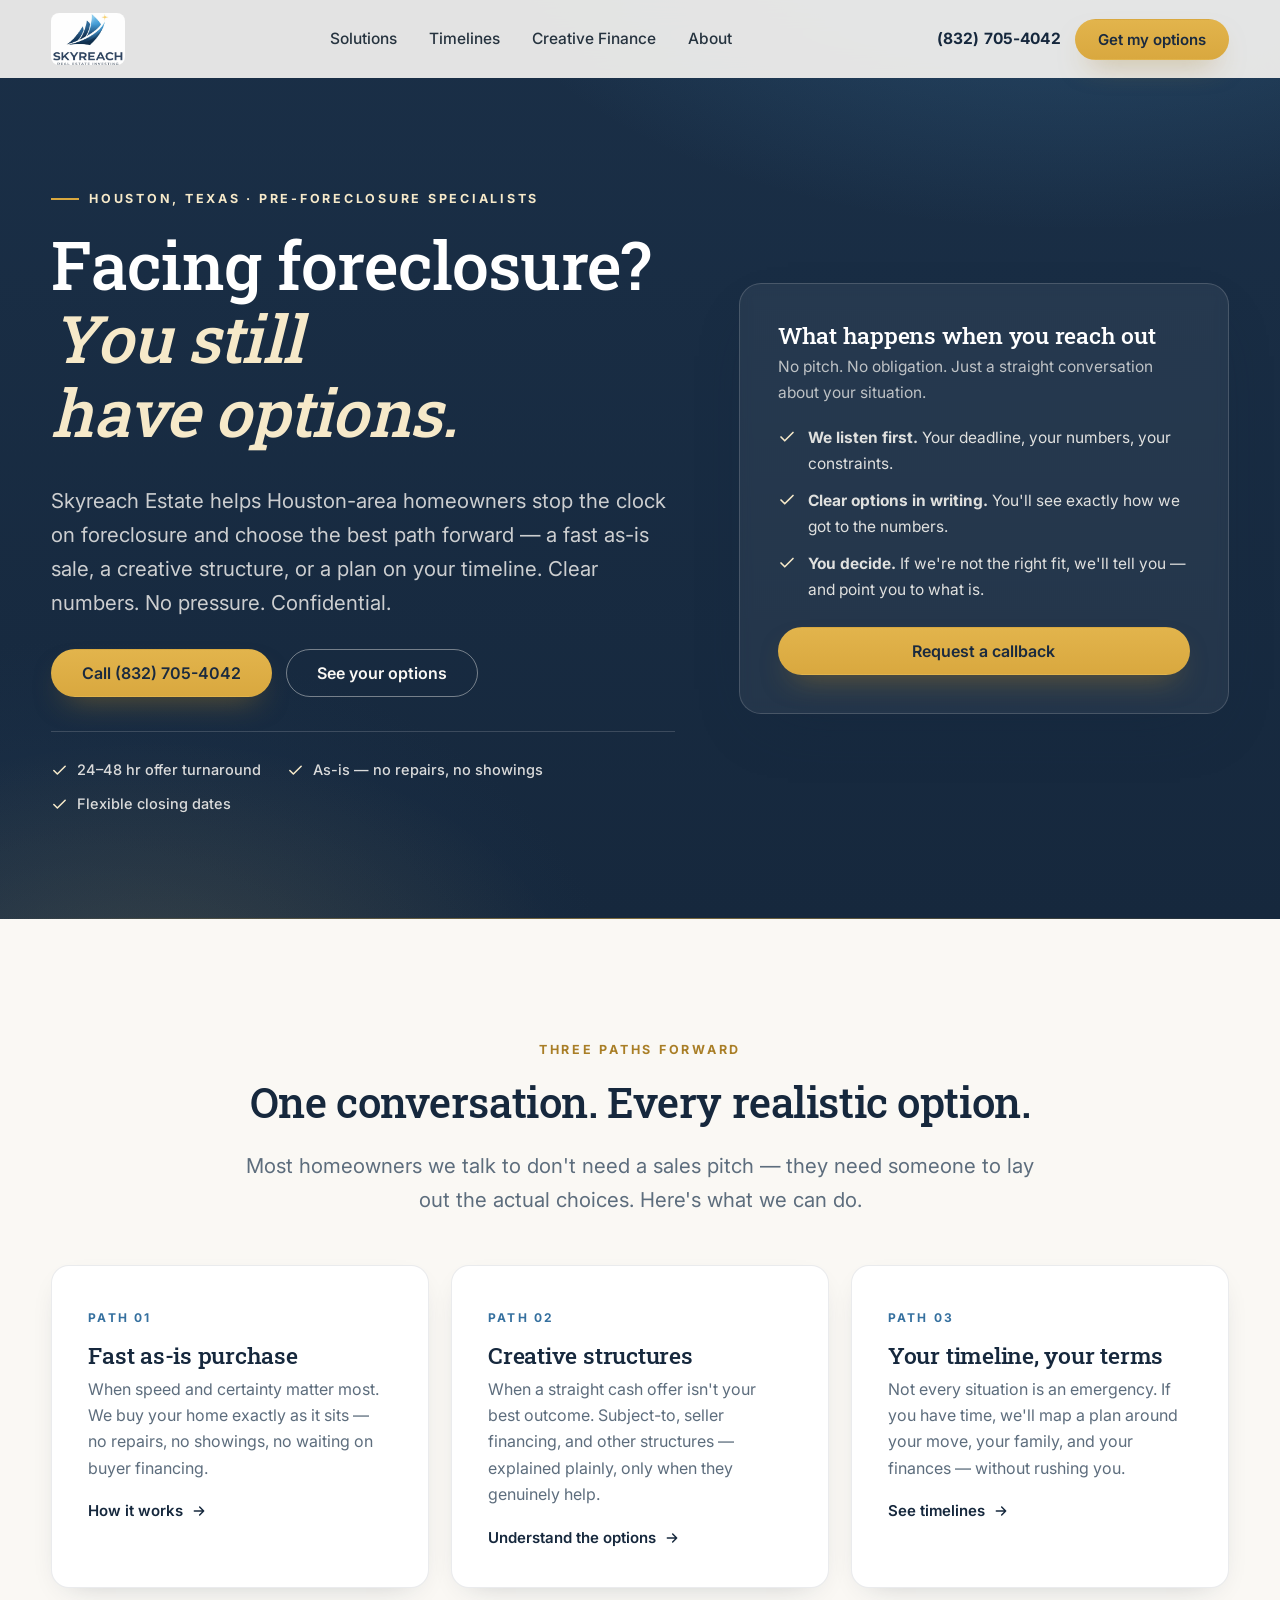
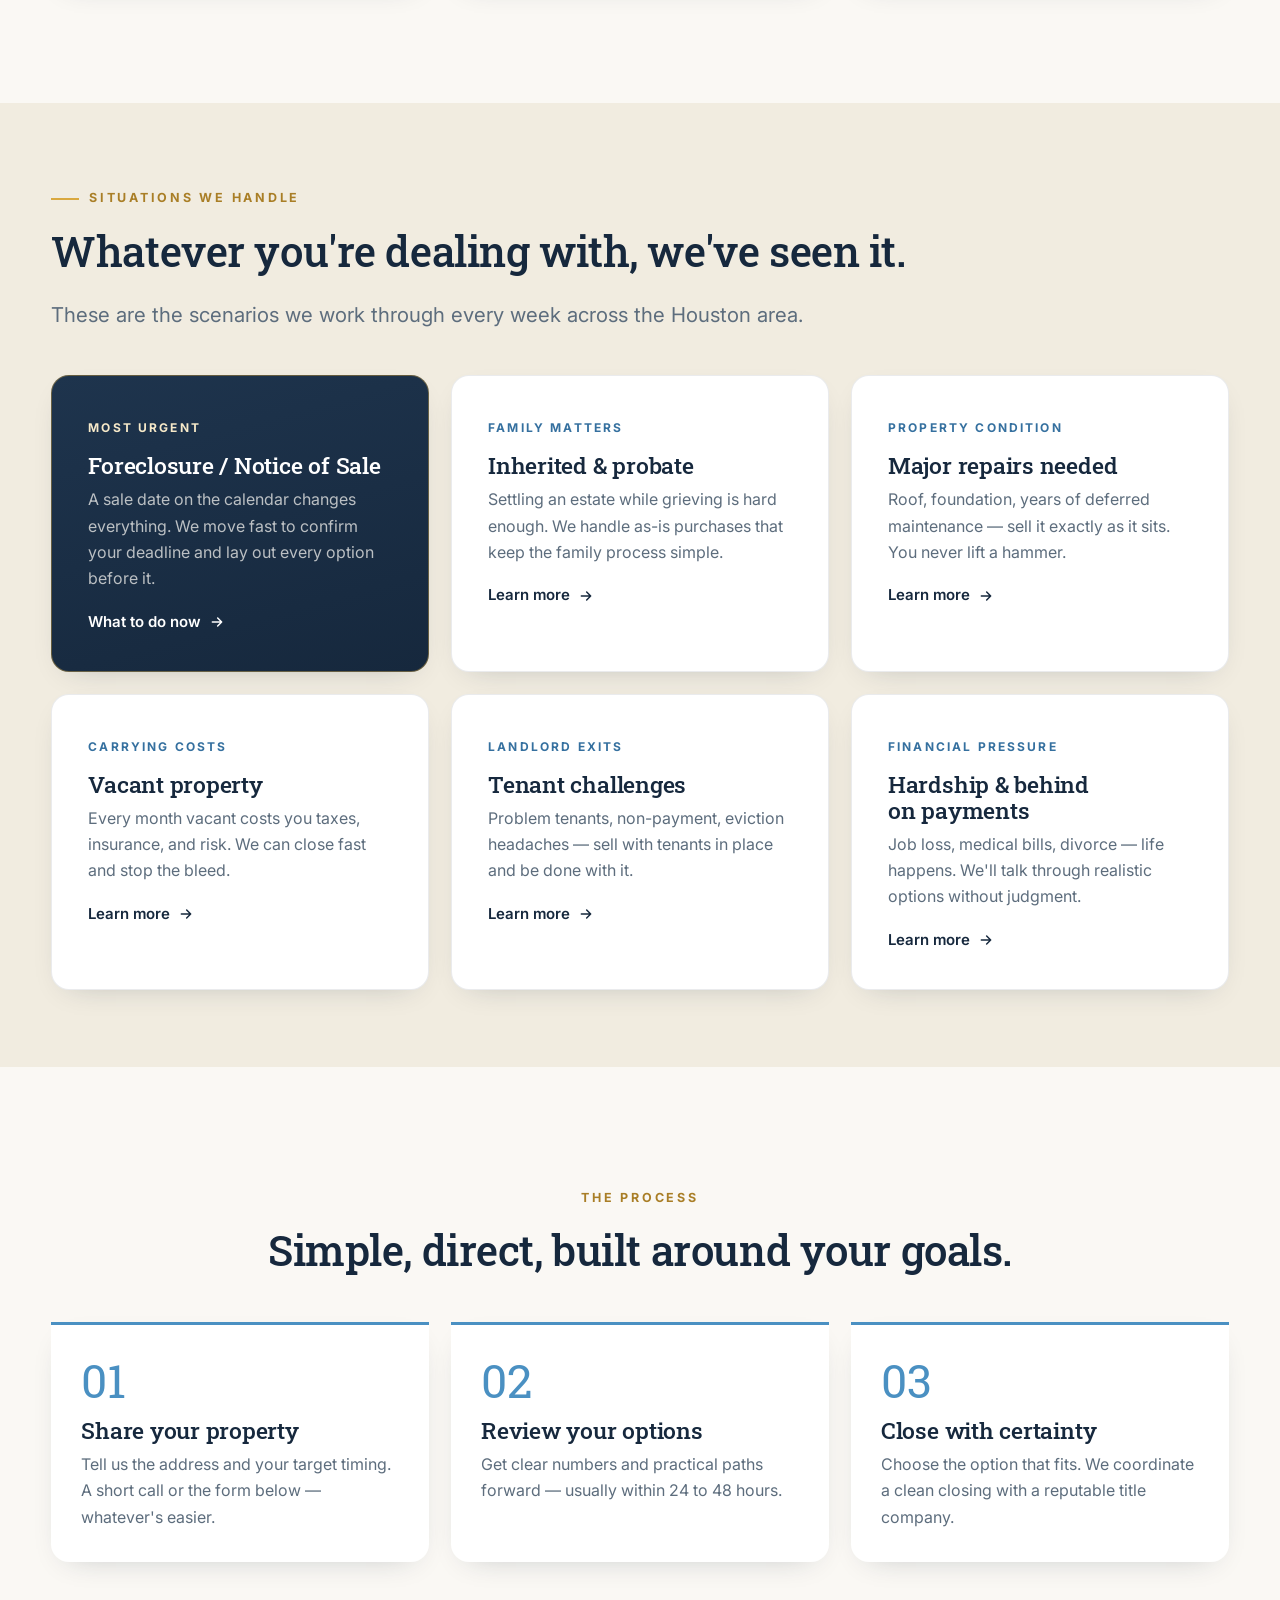
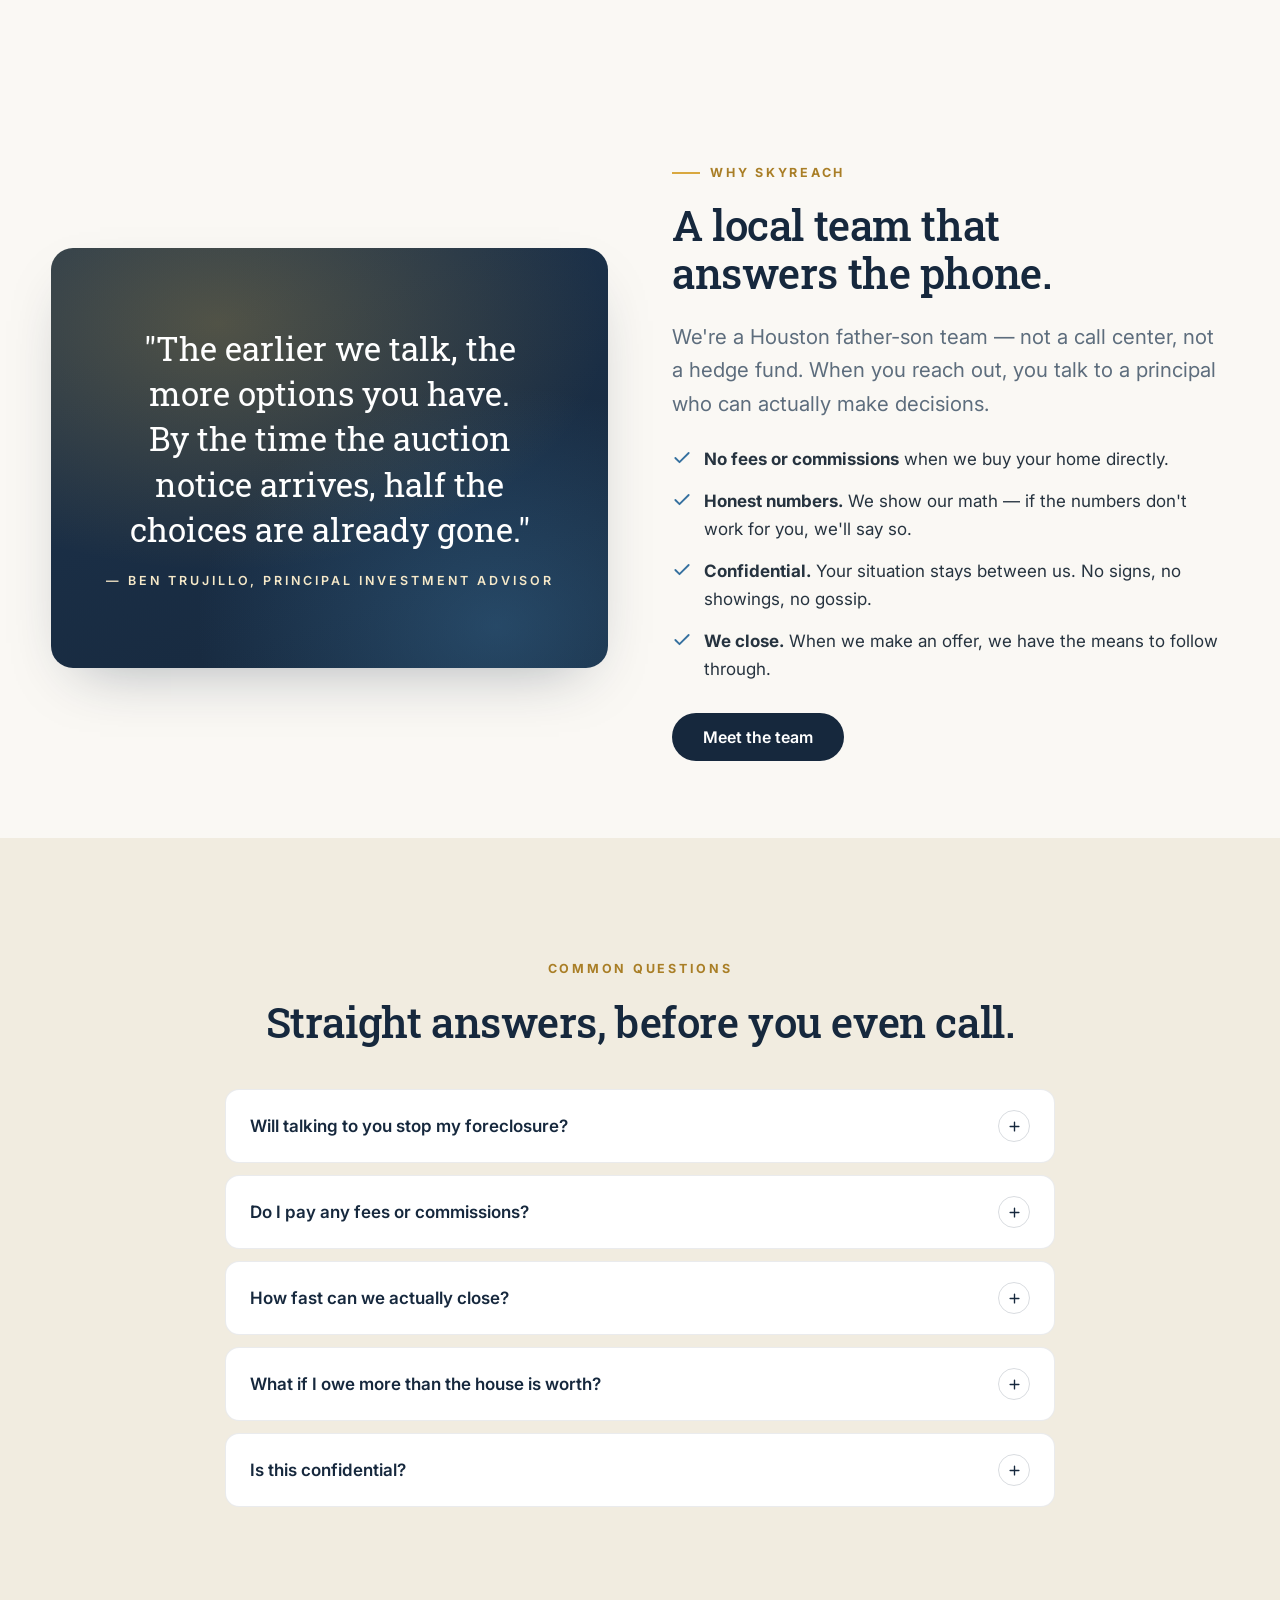
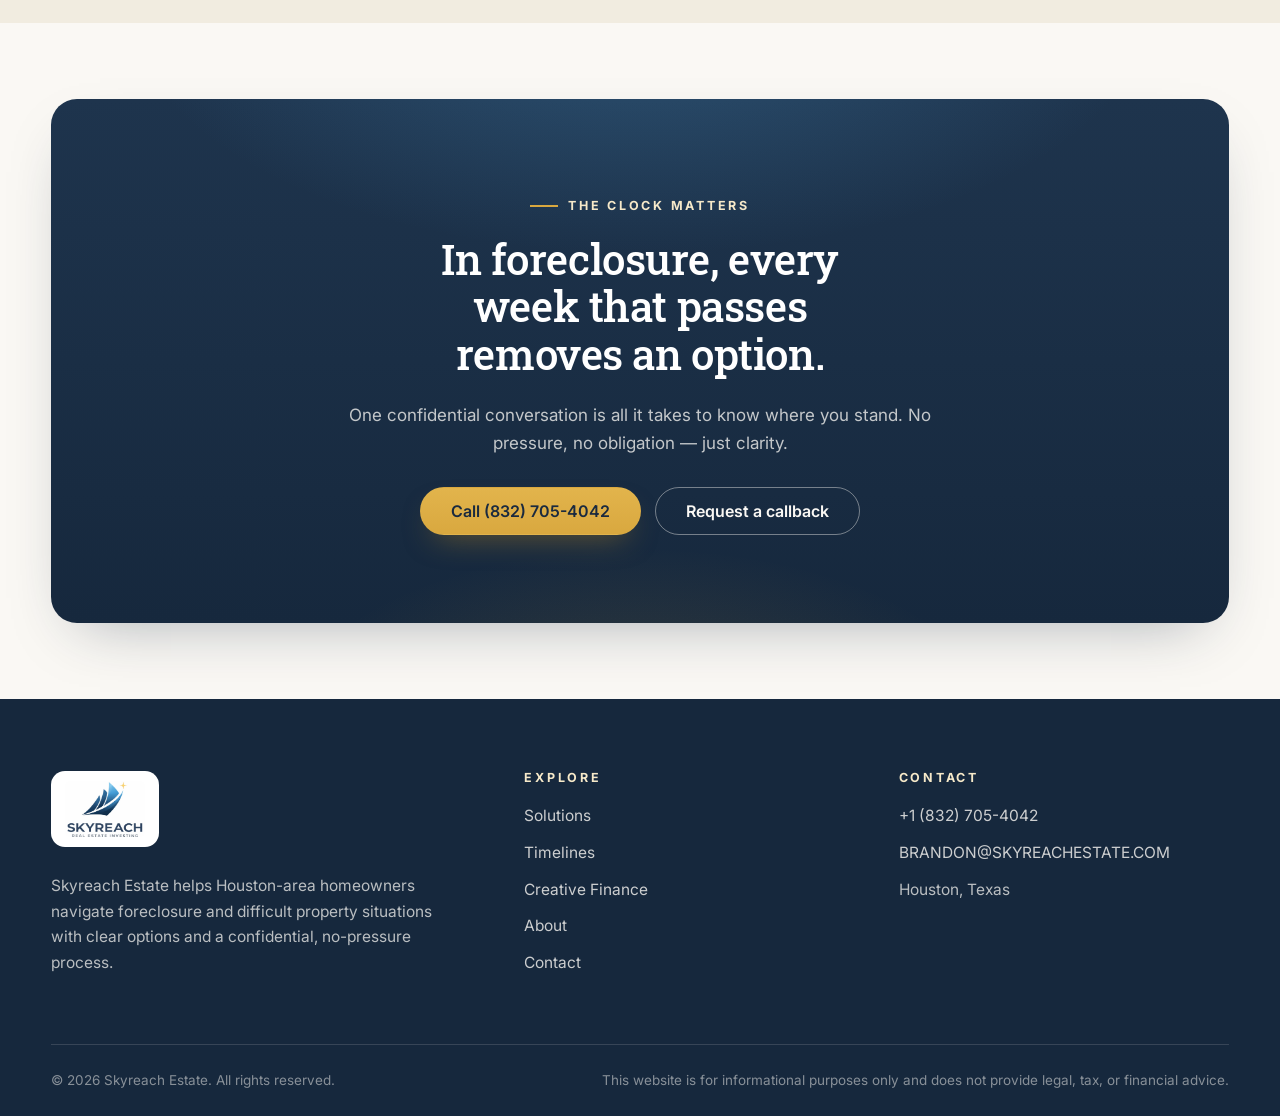
<file: index.html>
<!doctype html>
<html lang="en">
<head>
  <meta charset="utf-8" />
  <meta name="viewport" content="width=device-width,initial-scale=1" />
  <title>Skyreach Estate | Facing Foreclosure in Houston? You Have Options.</title>
  <meta name="description" content="Skyreach Estate helps Houston-area homeowners facing foreclosure and difficult property situations with clear options: fast as-is sales, creative structures, and flexible timelines." />
  <link rel="icon" href="assets/favicon.png" type="image/png" />
  <link rel="preconnect" href="https://fonts.googleapis.com" />
  <link rel="preconnect" href="https://fonts.gstatic.com" crossorigin />
  <link href="https://fonts.googleapis.com/css2?family=Roboto+Slab:wght@400;500;600&family=Inter:wght@400;500;600;700&display=swap" rel="stylesheet" />
  <link rel="stylesheet" href="assets/styles.css" />
</head>
<body>

  <header class="site-nav" id="siteNav">
    <div class="wrap nav-inner">
      <a class="brand" href="index.html" aria-label="Skyreach Estate — home">
        <img class="brand-logo" src="assets/logo.jpg" alt="Skyreach Estate logo" />
      </a>
      <nav class="nav-links" aria-label="Primary">
        <a class="nav-link" href="solutions.html">Solutions</a>
        <a class="nav-link" href="timelines.html">Timelines</a>
        <a class="nav-link" href="creative-finance.html">Creative Finance</a>
        <a class="nav-link" href="about.html">About</a>
      </nav>
      <div class="nav-cta">
        <a class="nav-phone" href="tel:+18327054042">(832) 705-4042</a>
        <a class="btn btn-gold" href="contact.html">Get my options</a>
      </div>
      <button class="menu-toggle" id="menuToggle" aria-label="Open menu" aria-expanded="false">
        <svg viewBox="0 0 24 24" fill="none" stroke-width="2" stroke-linecap="round"><path d="M4 7h16M4 12h16M4 17h16"/></svg>
      </button>
    </div>
  </header>

  <main>
    <!-- HERO -->
    <section class="hero">
      <div class="wrap hero-grid">
        <div>
          <span class="eyebrow">Houston, Texas · Pre-foreclosure specialists</span>
          <h1>Facing foreclosure? <em>You still have options.</em></h1>
          <p class="lede">Skyreach Estate helps Houston-area homeowners stop the clock on foreclosure and choose the best path forward — a fast as-is sale, a creative structure, or a plan on your timeline. Clear numbers. No pressure. Confidential.</p>
          <div class="btn-row">
            <a class="btn btn-gold" href="tel:+18327054042">Call (832) 705-4042</a>
            <a class="btn btn-ghost" href="solutions.html">See your options</a>
          </div>
          <div class="trust-row">
            <span class="trust-item"><svg viewBox="0 0 24 24" fill="none" stroke-width="2.2" stroke-linecap="round" stroke-linejoin="round"><path d="M20 6 9 17l-5-5"/></svg>24–48 hr offer turnaround</span>
            <span class="trust-item"><svg viewBox="0 0 24 24" fill="none" stroke-width="2.2" stroke-linecap="round" stroke-linejoin="round"><path d="M20 6 9 17l-5-5"/></svg>As-is — no repairs, no showings</span>
            <span class="trust-item"><svg viewBox="0 0 24 24" fill="none" stroke-width="2.2" stroke-linecap="round" stroke-linejoin="round"><path d="M20 6 9 17l-5-5"/></svg>Flexible closing dates</span>
          </div>
        </div>
        <aside class="hero-card reveal">
          <h3>What happens when you reach out</h3>
          <p>No pitch. No obligation. Just a straight conversation about your situation.</p>
          <ul>
            <li><svg viewBox="0 0 24 24" fill="none" stroke-width="2.2" stroke-linecap="round" stroke-linejoin="round"><path d="M20 6 9 17l-5-5"/></svg><span><strong>We listen first.</strong> Your deadline, your numbers, your constraints.</span></li>
            <li><svg viewBox="0 0 24 24" fill="none" stroke-width="2.2" stroke-linecap="round" stroke-linejoin="round"><path d="M20 6 9 17l-5-5"/></svg><span><strong>Clear options in writing.</strong> You'll see exactly how we got to the numbers.</span></li>
            <li><svg viewBox="0 0 24 24" fill="none" stroke-width="2.2" stroke-linecap="round" stroke-linejoin="round"><path d="M20 6 9 17l-5-5"/></svg><span><strong>You decide.</strong> If we're not the right fit, we'll tell you — and point you to what is.</span></li>
          </ul>
          <a class="btn btn-gold" href="contact.html" style="width:100%">Request a callback</a>
        </aside>
      </div>
    </section>

    <!-- PATHS -->
    <section class="section">
      <div class="wrap">
        <div class="center" style="margin-bottom:48px">
          <span class="eyebrow">Three paths forward</span>
          <h2>One conversation. Every realistic option.</h2>
          <p class="lede">Most homeowners we talk to don't need a sales pitch — they need someone to lay out the actual choices. Here's what we can do.</p>
        </div>
        <div class="grid-3">
          <a class="card reveal" href="solutions.html">
            <span class="card-tag">Path 01</span>
            <h3>Fast as-is purchase</h3>
            <p>When speed and certainty matter most. We buy your home exactly as it sits — no repairs, no showings, no waiting on buyer financing.</p>
            <span class="card-link">How it works <svg viewBox="0 0 24 24" fill="none" stroke-width="2.2" stroke-linecap="round" stroke-linejoin="round"><path d="M5 12h14m-6-6 6 6-6 6"/></svg></span>
          </a>
          <a class="card reveal reveal-d1" href="creative-finance.html">
            <span class="card-tag">Path 02</span>
            <h3>Creative structures</h3>
            <p>When a straight cash offer isn't your best outcome. Subject-to, seller financing, and other structures — explained plainly, only when they genuinely help.</p>
            <span class="card-link">Understand the options <svg viewBox="0 0 24 24" fill="none" stroke-width="2.2" stroke-linecap="round" stroke-linejoin="round"><path d="M5 12h14m-6-6 6 6-6 6"/></svg></span>
          </a>
          <a class="card reveal reveal-d2" href="timelines.html">
            <span class="card-tag">Path 03</span>
            <h3>Your timeline, your terms</h3>
            <p>Not every situation is an emergency. If you have time, we'll map a plan around your move, your family, and your finances — without rushing you.</p>
            <span class="card-link">See timelines <svg viewBox="0 0 24 24" fill="none" stroke-width="2.2" stroke-linecap="round" stroke-linejoin="round"><path d="M5 12h14m-6-6 6 6-6 6"/></svg></span>
          </a>
        </div>
      </div>
    </section>

    <!-- SITUATIONS -->
    <section class="section-tight" style="background:var(--paper-2)">
      <div class="wrap">
        <div style="margin-bottom:44px">
          <span class="eyebrow">Situations we handle</span>
          <h2>Whatever you're dealing with, we've seen it.</h2>
          <p class="lede">These are the scenarios we work through every week across the Houston area.</p>
        </div>
        <div class="grid-3">
          <a class="card featured reveal" href="solutions.html#foreclosure">
            <span class="card-tag">Most urgent</span>
            <h3>Foreclosure / Notice of Sale</h3>
            <p>A sale date on the calendar changes everything. We move fast to confirm your deadline and lay out every option before it.</p>
            <span class="card-link">What to do now <svg viewBox="0 0 24 24" fill="none" stroke-width="2.2" stroke-linecap="round" stroke-linejoin="round"><path d="M5 12h14m-6-6 6 6-6 6"/></svg></span>
          </a>
          <a class="card reveal reveal-d1" href="solutions.html#inherited">
            <span class="card-tag">Family matters</span>
            <h3>Inherited &amp; probate</h3>
            <p>Settling an estate while grieving is hard enough. We handle as-is purchases that keep the family process simple.</p>
            <span class="card-link">Learn more <svg viewBox="0 0 24 24" fill="none" stroke-width="2.2" stroke-linecap="round" stroke-linejoin="round"><path d="M5 12h14m-6-6 6 6-6 6"/></svg></span>
          </a>
          <a class="card reveal reveal-d2" href="solutions.html#repairs">
            <span class="card-tag">Property condition</span>
            <h3>Major repairs needed</h3>
            <p>Roof, foundation, years of deferred maintenance — sell it exactly as it sits. You never lift a hammer.</p>
            <span class="card-link">Learn more <svg viewBox="0 0 24 24" fill="none" stroke-width="2.2" stroke-linecap="round" stroke-linejoin="round"><path d="M5 12h14m-6-6 6 6-6 6"/></svg></span>
          </a>
          <a class="card reveal" href="solutions.html#vacant">
            <span class="card-tag">Carrying costs</span>
            <h3>Vacant property</h3>
            <p>Every month vacant costs you taxes, insurance, and risk. We can close fast and stop the bleed.</p>
            <span class="card-link">Learn more <svg viewBox="0 0 24 24" fill="none" stroke-width="2.2" stroke-linecap="round" stroke-linejoin="round"><path d="M5 12h14m-6-6 6 6-6 6"/></svg></span>
          </a>
          <a class="card reveal reveal-d1" href="solutions.html#tenants">
            <span class="card-tag">Landlord exits</span>
            <h3>Tenant challenges</h3>
            <p>Problem tenants, non-payment, eviction headaches — sell with tenants in place and be done with it.</p>
            <span class="card-link">Learn more <svg viewBox="0 0 24 24" fill="none" stroke-width="2.2" stroke-linecap="round" stroke-linejoin="round"><path d="M5 12h14m-6-6 6 6-6 6"/></svg></span>
          </a>
          <a class="card reveal reveal-d2" href="solutions.html#hardship">
            <span class="card-tag">Financial pressure</span>
            <h3>Hardship &amp; behind on payments</h3>
            <p>Job loss, medical bills, divorce — life happens. We'll talk through realistic options without judgment.</p>
            <span class="card-link">Learn more <svg viewBox="0 0 24 24" fill="none" stroke-width="2.2" stroke-linecap="round" stroke-linejoin="round"><path d="M5 12h14m-6-6 6 6-6 6"/></svg></span>
          </a>
        </div>
      </div>
    </section>

    <!-- HOW IT WORKS -->
    <section class="section">
      <div class="wrap">
        <div class="center" style="margin-bottom:48px">
          <span class="eyebrow">The process</span>
          <h2>Simple, direct, built around your goals.</h2>
        </div>
        <div class="steps">
          <div class="step reveal">
            <div class="step-num">01</div>
            <h3>Share your property</h3>
            <p>Tell us the address and your target timing. A short call or the form below — whatever's easier.</p>
          </div>
          <div class="step reveal reveal-d1">
            <div class="step-num">02</div>
            <h3>Review your options</h3>
            <p>Get clear numbers and practical paths forward — usually within 24 to 48 hours.</p>
          </div>
          <div class="step reveal reveal-d2">
            <div class="step-num">03</div>
            <h3>Close with certainty</h3>
            <p>Choose the option that fits. We coordinate a clean closing with a reputable title company.</p>
          </div>
        </div>
      </div>
    </section>

    <!-- WHY SKYREACH -->
    <section class="section-tight">
      <div class="wrap split">
        <div class="split-panel reveal">
          <blockquote>
            "The earlier we talk, the more options you have. By the time the auction notice arrives, half the choices are already gone."
            <footer>— Ben Trujillo, Principal Investment Advisor</footer>
          </blockquote>
        </div>
        <div class="reveal reveal-d1">
          <span class="eyebrow">Why Skyreach</span>
          <h2>A local team that answers the phone.</h2>
          <p class="lede">We're a Houston father-son team — not a call center, not a hedge fund. When you reach out, you talk to a principal who can actually make decisions.</p>
          <ul class="check-list">
            <li><svg viewBox="0 0 24 24" fill="none" stroke-width="2.2" stroke-linecap="round" stroke-linejoin="round"><path d="M20 6 9 17l-5-5"/></svg><span><strong>No fees or commissions</strong> when we buy your home directly.</span></li>
            <li><svg viewBox="0 0 24 24" fill="none" stroke-width="2.2" stroke-linecap="round" stroke-linejoin="round"><path d="M20 6 9 17l-5-5"/></svg><span><strong>Honest numbers.</strong> We show our math — if the numbers don't work for you, we'll say so.</span></li>
            <li><svg viewBox="0 0 24 24" fill="none" stroke-width="2.2" stroke-linecap="round" stroke-linejoin="round"><path d="M20 6 9 17l-5-5"/></svg><span><strong>Confidential.</strong> Your situation stays between us. No signs, no showings, no gossip.</span></li>
            <li><svg viewBox="0 0 24 24" fill="none" stroke-width="2.2" stroke-linecap="round" stroke-linejoin="round"><path d="M20 6 9 17l-5-5"/></svg><span><strong>We close.</strong> When we make an offer, we have the means to follow through.</span></li>
          </ul>
          <div class="btn-row">
            <a class="btn btn-ink" href="about.html">Meet the team</a>
          </div>
        </div>
      </div>
    </section>

    <!-- FAQ -->
    <section class="section" style="background:var(--paper-2)">
      <div class="wrap">
        <div class="center" style="margin-bottom:44px">
          <span class="eyebrow">Common questions</span>
          <h2>Straight answers, before you even call.</h2>
        </div>
        <div class="faq">
          <div class="faq-item reveal">
            <button class="faq-q" aria-expanded="false">Will talking to you stop my foreclosure?<span class="faq-icon"><svg viewBox="0 0 24 24" fill="none" stroke-width="2.2" stroke-linecap="round"><path d="M12 5v14M5 12h14"/></svg></span></button>
            <div class="faq-a"><div class="faq-a-inner"><p>A conversation alone doesn't stop anything — but it starts the clock on real options. Depending on your sale date and numbers, that could mean a fast purchase before auction, a reinstatement plan, or a referral to the right professional. What we won't do is waste the time you have left.</p></div></div>
          </div>
          <div class="faq-item reveal">
            <button class="faq-q" aria-expanded="false">Do I pay any fees or commissions?<span class="faq-icon"><svg viewBox="0 0 24 24" fill="none" stroke-width="2.2" stroke-linecap="round"><path d="M12 5v14M5 12h14"/></svg></span></button>
            <div class="faq-a"><div class="faq-a-inner"><p>No. When we buy your home directly there are no agent commissions and no fees from us. The offer we make is the number we work from — we'll walk you through exactly how we got there.</p></div></div>
          </div>
          <div class="faq-item reveal">
            <button class="faq-q" aria-expanded="false">How fast can we actually close?<span class="faq-icon"><svg viewBox="0 0 24 24" fill="none" stroke-width="2.2" stroke-linecap="round"><path d="M12 5v14M5 12h14"/></svg></span></button>
            <div class="faq-a"><div class="faq-a-inner"><p>Offers typically go out within 24–48 hours of seeing the property. Closing speed then depends on title work and your lender's payoff process — urgent situations can close in as little as 7–14 days. See our <a href="timelines.html">timelines page</a> for what each path looks like.</p></div></div>
          </div>
          <div class="faq-item reveal">
            <button class="faq-q" aria-expanded="false">What if I owe more than the house is worth?<span class="faq-icon"><svg viewBox="0 0 24 24" fill="none" stroke-width="2.2" stroke-linecap="round"><path d="M12 5v14M5 12h14"/></svg></span></button>
            <div class="faq-a"><div class="faq-a-inner"><p>Then a traditional sale may not work — and we'll tell you that straight. In some cases a creative structure (like taking over payments) can still produce a clean exit. Either way, you'll leave the conversation knowing where you stand.</p></div></div>
          </div>
          <div class="faq-item reveal">
            <button class="faq-q" aria-expanded="false">Is this confidential?<span class="faq-icon"><svg viewBox="0 0 24 24" fill="none" stroke-width="2.2" stroke-linecap="round"><path d="M12 5v14M5 12h14"/></svg></span></button>
            <div class="faq-a"><div class="faq-a-inner"><p>Completely. No yard signs, no open houses, no public listings. Many of the homeowners we help never want the neighbors to know — we operate that way by default.</p></div></div>
          </div>
        </div>
      </div>
    </section>

    <!-- CTA -->
    <section class="section-tight">
      <div class="wrap">
        <div class="cta-band reveal">
          <span class="eyebrow">The clock matters</span>
          <h2>In foreclosure, every week that passes removes an option.</h2>
          <p>One confidential conversation is all it takes to know where you stand. No pressure, no obligation — just clarity.</p>
          <div class="btn-row">
            <a class="btn btn-gold" href="tel:+18327054042">Call (832) 705-4042</a>
            <a class="btn btn-ghost" href="contact.html">Request a callback</a>
          </div>
        </div>
      </div>
    </section>
  </main>

  <footer class="site-footer">
    <div class="wrap footer-grid">
      <div>
        <span class="footer-logo"><img src="assets/logo.jpg" alt="Skyreach Estate logo" /></span>
        <p class="footer-blurb">Skyreach Estate helps Houston-area homeowners navigate foreclosure and difficult property situations with clear options and a confidential, no-pressure process.</p>
      </div>
      <div class="footer-col">
        <h4>Explore</h4>
        <ul>
          <li><a href="solutions.html">Solutions</a></li>
          <li><a href="timelines.html">Timelines</a></li>
          <li><a href="creative-finance.html">Creative Finance</a></li>
          <li><a href="about.html">About</a></li>
          <li><a href="contact.html">Contact</a></li>
        </ul>
      </div>
      <div class="footer-col">
        <h4>Contact</h4>
        <ul>
          <li><a href="tel:+18327054042">+1 (832) 705-4042</a></li>
          <li><a href="mailto:BRANDON@SKYREACHESTATE.COM">BRANDON@SKYREACHESTATE.COM</a></li>
          <li>Houston, Texas</li>
        </ul>
      </div>
    </div>
    <div class="wrap footer-bottom">
      <span>© <span id="year"></span> Skyreach Estate. All rights reserved.</span>
      <span class="footer-disclaimer">This website is for informational purposes only and does not provide legal, tax, or financial advice.</span>
    </div>
  </footer>

  <script src="assets/site.js"></script>
</body>
</html>
</file>
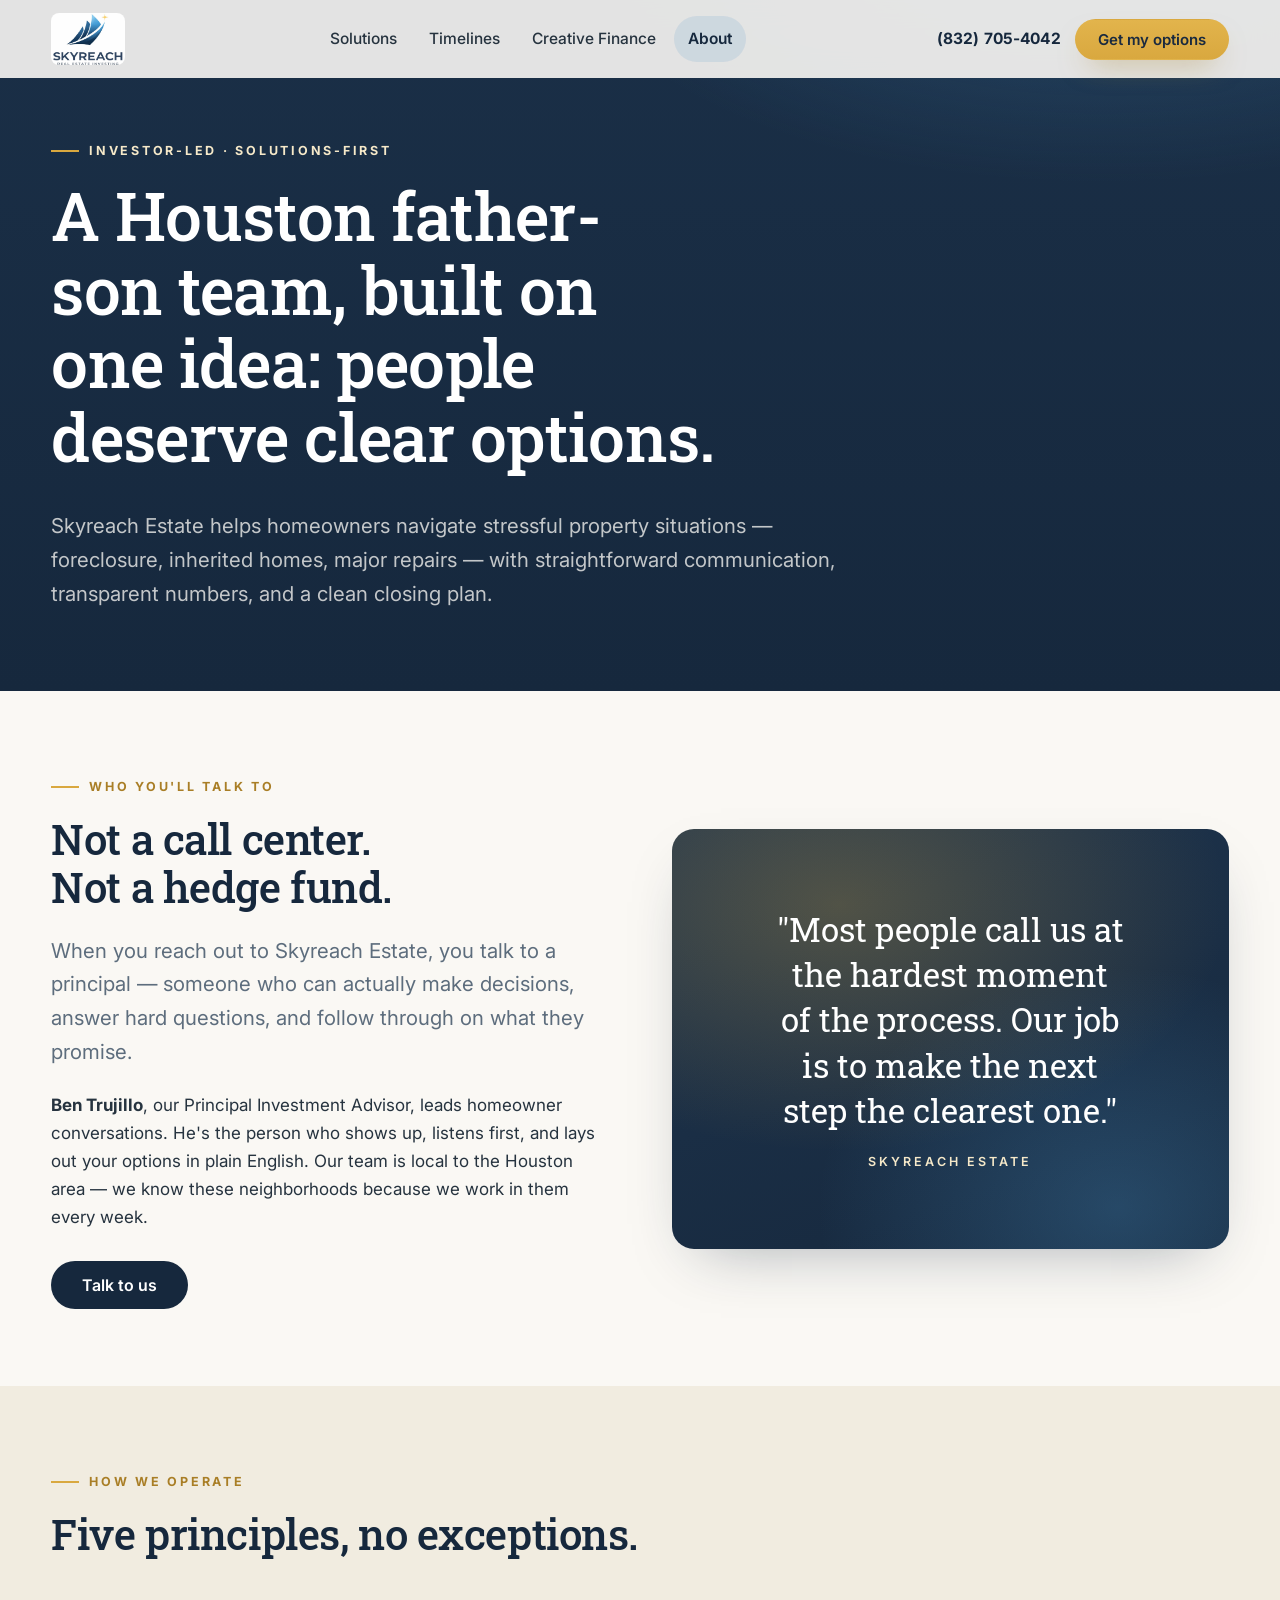
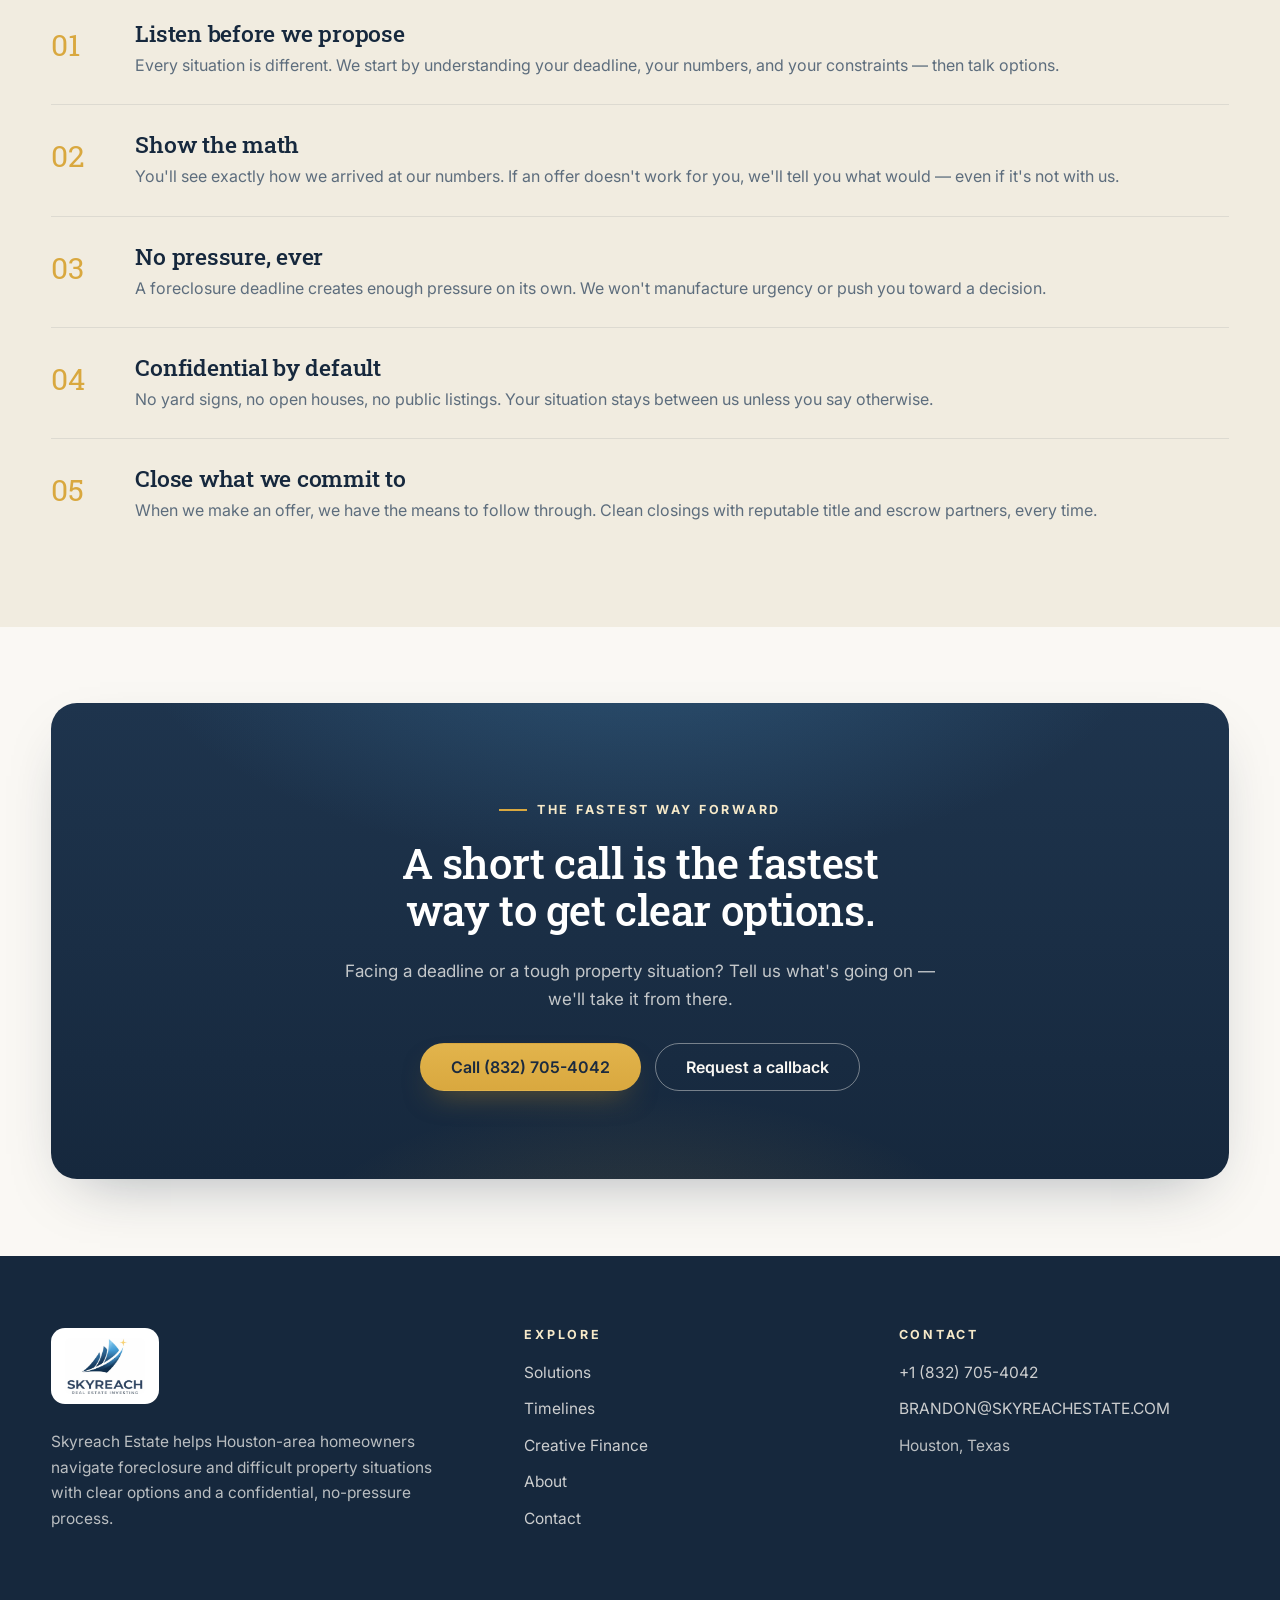
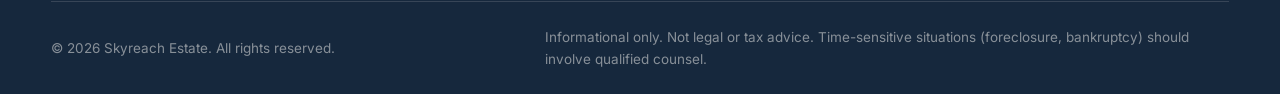
<file: about.html>
<!doctype html>
<html lang="en">
<head>
  <meta charset="utf-8" />
  <meta name="viewport" content="width=device-width,initial-scale=1" />
  <title>About | Skyreach Estate — A Houston Father-Son Team</title>
  <meta name="description" content="Skyreach Estate is a Houston-based father-son real estate investing team helping homeowners navigate foreclosure and difficult property situations with honest options." />
  <link rel="icon" href="assets/favicon.png" type="image/png" />
  <link rel="preconnect" href="https://fonts.googleapis.com" />
  <link rel="preconnect" href="https://fonts.gstatic.com" crossorigin />
  <link href="https://fonts.googleapis.com/css2?family=Roboto+Slab:wght@400;500;600&family=Inter:wght@400;500;600;700&display=swap" rel="stylesheet" />
  <link rel="stylesheet" href="assets/styles.css" />
</head>
<body>

  <header class="site-nav" id="siteNav">
    <div class="wrap nav-inner">
      <a class="brand" href="index.html" aria-label="Skyreach Estate — home">
        <img class="brand-logo" src="assets/logo.jpg" alt="Skyreach Estate logo" />
      </a>
      <nav class="nav-links" aria-label="Primary">
        <a class="nav-link" href="solutions.html">Solutions</a>
        <a class="nav-link" href="timelines.html">Timelines</a>
        <a class="nav-link" href="creative-finance.html">Creative Finance</a>
        <a class="nav-link" href="about.html">About</a>
      </nav>
      <div class="nav-cta">
        <a class="nav-phone" href="tel:+18327054042">(832) 705-4042</a>
        <a class="btn btn-gold" href="contact.html">Get my options</a>
      </div>
      <button class="menu-toggle" id="menuToggle" aria-label="Open menu" aria-expanded="false">
        <svg viewBox="0 0 24 24" fill="none" stroke-width="2" stroke-linecap="round"><path d="M4 7h16M4 12h16M4 17h16"/></svg>
      </button>
    </div>
  </header>

  <main>
    <section class="page-hero">
      <div class="wrap">
        <span class="eyebrow">Investor-led · Solutions-first</span>
        <h1>A Houston father-son team, built on one idea: people deserve clear options.</h1>
        <p class="lede">Skyreach Estate helps homeowners navigate stressful property situations — foreclosure, inherited homes, major repairs — with straightforward communication, transparent numbers, and a clean closing plan.</p>
      </div>
    </section>

    <section class="section-tight">
      <div class="wrap split">
        <div class="reveal">
          <span class="eyebrow">Who you'll talk to</span>
          <h2>Not a call center. Not a hedge fund.</h2>
          <p class="lede">When you reach out to Skyreach Estate, you talk to a principal — someone who can actually make decisions, answer hard questions, and follow through on what they promise.</p>
          <p><strong>Ben Trujillo</strong>, our Principal Investment Advisor, leads homeowner conversations. He's the person who shows up, listens first, and lays out your options in plain English. Our team is local to the Houston area — we know these neighborhoods because we work in them every week.</p>
          <div class="btn-row">
            <a class="btn btn-ink" href="contact.html">Talk to us</a>
          </div>
        </div>
        <div class="split-panel reveal reveal-d1">
          <blockquote>
            "Most people call us at the hardest moment of the process. Our job is to make the next step the clearest one."
            <footer>Skyreach Estate</footer>
          </blockquote>
        </div>
      </div>
    </section>

    <section class="section-tight" style="background:var(--paper-2)">
      <div class="wrap">
        <div style="margin-bottom:36px">
          <span class="eyebrow">How we operate</span>
          <h2>Five principles, no exceptions.</h2>
        </div>
        <div class="principles">
          <div class="principle reveal">
            <div class="principle-num">01</div>
            <div>
              <h3>Listen before we propose</h3>
              <p>Every situation is different. We start by understanding your deadline, your numbers, and your constraints — then talk options.</p>
            </div>
          </div>
          <div class="principle reveal">
            <div class="principle-num">02</div>
            <div>
              <h3>Show the math</h3>
              <p>You'll see exactly how we arrived at our numbers. If an offer doesn't work for you, we'll tell you what would — even if it's not with us.</p>
            </div>
          </div>
          <div class="principle reveal">
            <div class="principle-num">03</div>
            <div>
              <h3>No pressure, ever</h3>
              <p>A foreclosure deadline creates enough pressure on its own. We won't manufacture urgency or push you toward a decision.</p>
            </div>
          </div>
          <div class="principle reveal">
            <div class="principle-num">04</div>
            <div>
              <h3>Confidential by default</h3>
              <p>No yard signs, no open houses, no public listings. Your situation stays between us unless you say otherwise.</p>
            </div>
          </div>
          <div class="principle reveal">
            <div class="principle-num">05</div>
            <div>
              <h3>Close what we commit to</h3>
              <p>When we make an offer, we have the means to follow through. Clean closings with reputable title and escrow partners, every time.</p>
            </div>
          </div>
        </div>
      </div>
    </section>

    <section class="section-tight">
      <div class="wrap">
        <div class="cta-band reveal">
          <span class="eyebrow">The fastest way forward</span>
          <h2>A short call is the fastest way to get clear options.</h2>
          <p>Facing a deadline or a tough property situation? Tell us what's going on — we'll take it from there.</p>
          <div class="btn-row">
            <a class="btn btn-gold" href="tel:+18327054042">Call (832) 705-4042</a>
            <a class="btn btn-ghost" href="contact.html">Request a callback</a>
          </div>
        </div>
      </div>
    </section>
  </main>

  <footer class="site-footer">
    <div class="wrap footer-grid">
      <div>
        <span class="footer-logo"><img src="assets/logo.jpg" alt="Skyreach Estate logo" /></span>
        <p class="footer-blurb">Skyreach Estate helps Houston-area homeowners navigate foreclosure and difficult property situations with clear options and a confidential, no-pressure process.</p>
      </div>
      <div class="footer-col">
        <h4>Explore</h4>
        <ul>
          <li><a href="solutions.html">Solutions</a></li>
          <li><a href="timelines.html">Timelines</a></li>
          <li><a href="creative-finance.html">Creative Finance</a></li>
          <li><a href="about.html">About</a></li>
          <li><a href="contact.html">Contact</a></li>
        </ul>
      </div>
      <div class="footer-col">
        <h4>Contact</h4>
        <ul>
          <li><a href="tel:+18327054042">+1 (832) 705-4042</a></li>
          <li><a href="mailto:BRANDON@SKYREACHESTATE.COM">BRANDON@SKYREACHESTATE.COM</a></li>
          <li>Houston, Texas</li>
        </ul>
      </div>
    </div>
    <div class="wrap footer-bottom">
      <span>© <span id="year"></span> Skyreach Estate. All rights reserved.</span>
      <span class="footer-disclaimer">Informational only. Not legal or tax advice. Time-sensitive situations (foreclosure, bankruptcy) should involve qualified counsel.</span>
    </div>
  </footer>

  <script src="assets/site.js"></script>
</body>
</html>
</file>
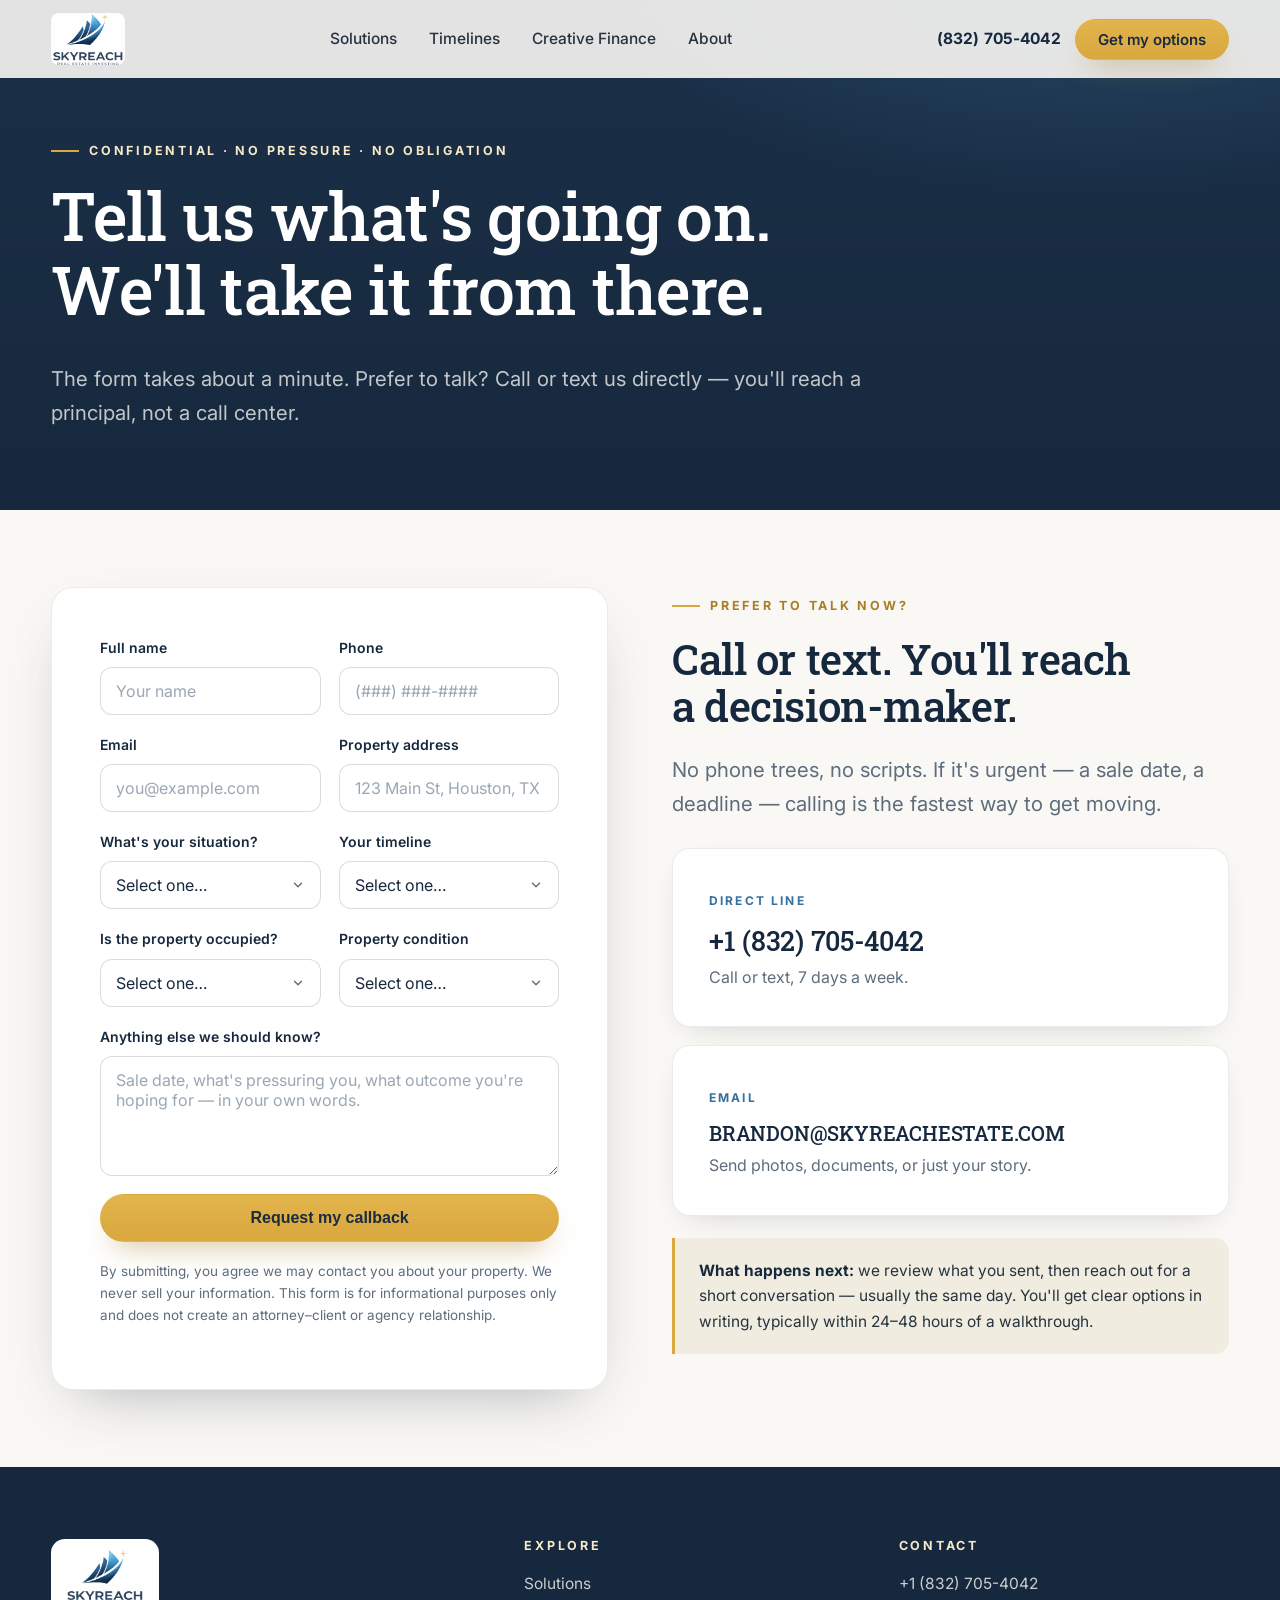
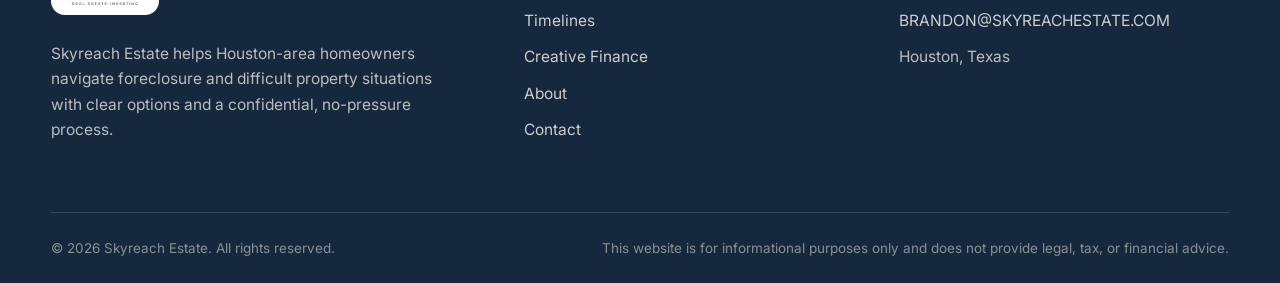
<file: contact.html>
<!doctype html>
<html lang="en">
<head>
  <meta charset="utf-8" />
  <meta name="viewport" content="width=device-width,initial-scale=1" />
  <title>Contact | Skyreach Estate — Request Your Options</title>
  <meta name="description" content="Contact Skyreach Estate for a confidential, no-pressure conversation about your Houston-area property. Call (832) 705-4042 or request a callback." />
  <link rel="icon" href="assets/favicon.png" type="image/png" />
  <link rel="preconnect" href="https://fonts.googleapis.com" />
  <link rel="preconnect" href="https://fonts.gstatic.com" crossorigin />
  <link href="https://fonts.googleapis.com/css2?family=Roboto+Slab:wght@400;500;600&family=Inter:wght@400;500;600;700&display=swap" rel="stylesheet" />
  <link rel="stylesheet" href="assets/styles.css" />
</head>
<body>

  <header class="site-nav" id="siteNav">
    <div class="wrap nav-inner">
      <a class="brand" href="index.html" aria-label="Skyreach Estate — home">
        <img class="brand-logo" src="assets/logo.jpg" alt="Skyreach Estate logo" />
      </a>
      <nav class="nav-links" aria-label="Primary">
        <a class="nav-link" href="solutions.html">Solutions</a>
        <a class="nav-link" href="timelines.html">Timelines</a>
        <a class="nav-link" href="creative-finance.html">Creative Finance</a>
        <a class="nav-link" href="about.html">About</a>
      </nav>
      <div class="nav-cta">
        <a class="nav-phone" href="tel:+18327054042">(832) 705-4042</a>
        <a class="btn btn-gold" href="contact.html">Get my options</a>
      </div>
      <button class="menu-toggle" id="menuToggle" aria-label="Open menu" aria-expanded="false">
        <svg viewBox="0 0 24 24" fill="none" stroke-width="2" stroke-linecap="round"><path d="M4 7h16M4 12h16M4 17h16"/></svg>
      </button>
    </div>
  </header>

  <main>
    <section class="page-hero">
      <div class="wrap">
        <span class="eyebrow">Confidential · No pressure · No obligation</span>
        <h1>Tell us what's going on. We'll take it from there.</h1>
        <p class="lede">The form takes about a minute. Prefer to talk? Call or text us directly — you'll reach a principal, not a call center.</p>
      </div>
    </section>

    <section class="section-tight">
      <div class="wrap split" style="align-items:start">
        <div class="form-panel reveal">
          <form class="form" action="https://formspree.io/f/mvzbypqq" method="POST">
            <input type="hidden" name="source" value="SkyReachEstate.com - Contact" />
            <input type="hidden" name="_subject" value="New Lead - SkyReachEstate.com" />
            <input type="hidden" name="_redirect" value="https://www.skyreachestate.com/thanks.html" />
            <input type="text" name="_gotcha" style="display:none" tabindex="-1" autocomplete="off" />

            <div class="form-row">
              <div class="field">
                <label for="name">Full name</label>
                <input id="name" name="name" required placeholder="Your name" autocomplete="name" />
              </div>
              <div class="field">
                <label for="phone">Phone</label>
                <input id="phone" name="phone" required placeholder="(###) ###-####" autocomplete="tel" inputmode="tel" />
              </div>
            </div>

            <div class="form-row">
              <div class="field">
                <label for="email">Email</label>
                <input id="email" type="email" name="email" placeholder="you@example.com" autocomplete="email" />
              </div>
              <div class="field">
                <label for="address">Property address</label>
                <input id="address" name="address" required placeholder="123 Main St, Houston, TX" autocomplete="street-address" />
              </div>
            </div>

            <div class="form-row">
              <div class="field">
                <label for="situation">What's your situation?</label>
                <select id="situation" name="situation">
                  <option value="">Select one…</option>
                  <option>Foreclosure / Notice of Sale</option>
                  <option>Behind on payments</option>
                  <option>Inherited / probate property</option>
                  <option>Major repairs needed</option>
                  <option>Vacant property</option>
                  <option>Tenant problems</option>
                  <option>Relocating / need to move fast</option>
                  <option>Divorce / life transition</option>
                  <option>Just exploring options</option>
                </select>
              </div>
              <div class="field">
                <label for="timeline">Your timeline</label>
                <select id="timeline" name="timeline">
                  <option value="">Select one…</option>
                  <option>ASAP — I have a deadline</option>
                  <option>Within 30 days</option>
                  <option>1–3 months</option>
                  <option>Flexible / just researching</option>
                </select>
              </div>
            </div>

            <div class="form-row">
              <div class="field">
                <label for="occupancy">Is the property occupied?</label>
                <select id="occupancy" name="occupancy">
                  <option value="">Select one…</option>
                  <option>Yes — I live there</option>
                  <option>Yes — tenants live there</option>
                  <option>No — it's vacant</option>
                </select>
              </div>
              <div class="field">
                <label for="condition">Property condition</label>
                <select id="condition" name="condition">
                  <option value="">Select one…</option>
                  <option>Good — move-in ready</option>
                  <option>Fair — needs cosmetic work</option>
                  <option>Poor — needs major repairs</option>
                  <option>Not sure</option>
                </select>
              </div>
            </div>

            <div class="field">
              <label for="message">Anything else we should know?</label>
              <textarea id="message" name="message" placeholder="Sale date, what's pressuring you, what outcome you're hoping for — in your own words."></textarea>
            </div>

            <button class="btn btn-gold" type="submit" style="width:100%">Request my callback</button>
            <p class="form-note">By submitting, you agree we may contact you about your property. We never sell your information. This form is for informational purposes only and does not create an attorney–client or agency relationship.</p>
          </form>
        </div>

        <div class="reveal reveal-d1">
          <span class="eyebrow">Prefer to talk now?</span>
          <h2>Call or text. You'll reach a decision-maker.</h2>
          <p class="lede">No phone trees, no scripts. If it's urgent — a sale date, a deadline — calling is the fastest way to get moving.</p>
          <div class="card" style="margin-top:28px">
            <span class="card-tag">Direct line</span>
            <h3 style="font-size:1.7rem"><a href="tel:+18327054042" style="color:var(--ink);text-decoration:none">+1 (832) 705-4042</a></h3>
            <p>Call or text, 7 days a week.</p>
          </div>
          <div class="card" style="margin-top:18px">
            <span class="card-tag">Email</span>
            <h3 style="font-size:1.25rem"><a href="mailto:BRANDON@SKYREACHESTATE.COM" style="color:var(--ink);text-decoration:none">BRANDON@SKYREACHESTATE.COM</a></h3>
            <p>Send photos, documents, or just your story.</p>
          </div>
          <div class="callout">
            <strong>What happens next:</strong> we review what you sent, then reach out for a short conversation — usually the same day. You'll get clear options in writing, typically within 24–48 hours of a walkthrough.
          </div>
        </div>
      </div>
    </section>
  </main>

  <footer class="site-footer">
    <div class="wrap footer-grid">
      <div>
        <span class="footer-logo"><img src="assets/logo.jpg" alt="Skyreach Estate logo" /></span>
        <p class="footer-blurb">Skyreach Estate helps Houston-area homeowners navigate foreclosure and difficult property situations with clear options and a confidential, no-pressure process.</p>
      </div>
      <div class="footer-col">
        <h4>Explore</h4>
        <ul>
          <li><a href="solutions.html">Solutions</a></li>
          <li><a href="timelines.html">Timelines</a></li>
          <li><a href="creative-finance.html">Creative Finance</a></li>
          <li><a href="about.html">About</a></li>
          <li><a href="contact.html">Contact</a></li>
        </ul>
      </div>
      <div class="footer-col">
        <h4>Contact</h4>
        <ul>
          <li><a href="tel:+18327054042">+1 (832) 705-4042</a></li>
          <li><a href="mailto:BRANDON@SKYREACHESTATE.COM">BRANDON@SKYREACHESTATE.COM</a></li>
          <li>Houston, Texas</li>
        </ul>
      </div>
    </div>
    <div class="wrap footer-bottom">
      <span>© <span id="year"></span> Skyreach Estate. All rights reserved.</span>
      <span class="footer-disclaimer">This website is for informational purposes only and does not provide legal, tax, or financial advice.</span>
    </div>
  </footer>

  <script src="assets/site.js"></script>
</body>
</html>
</file>
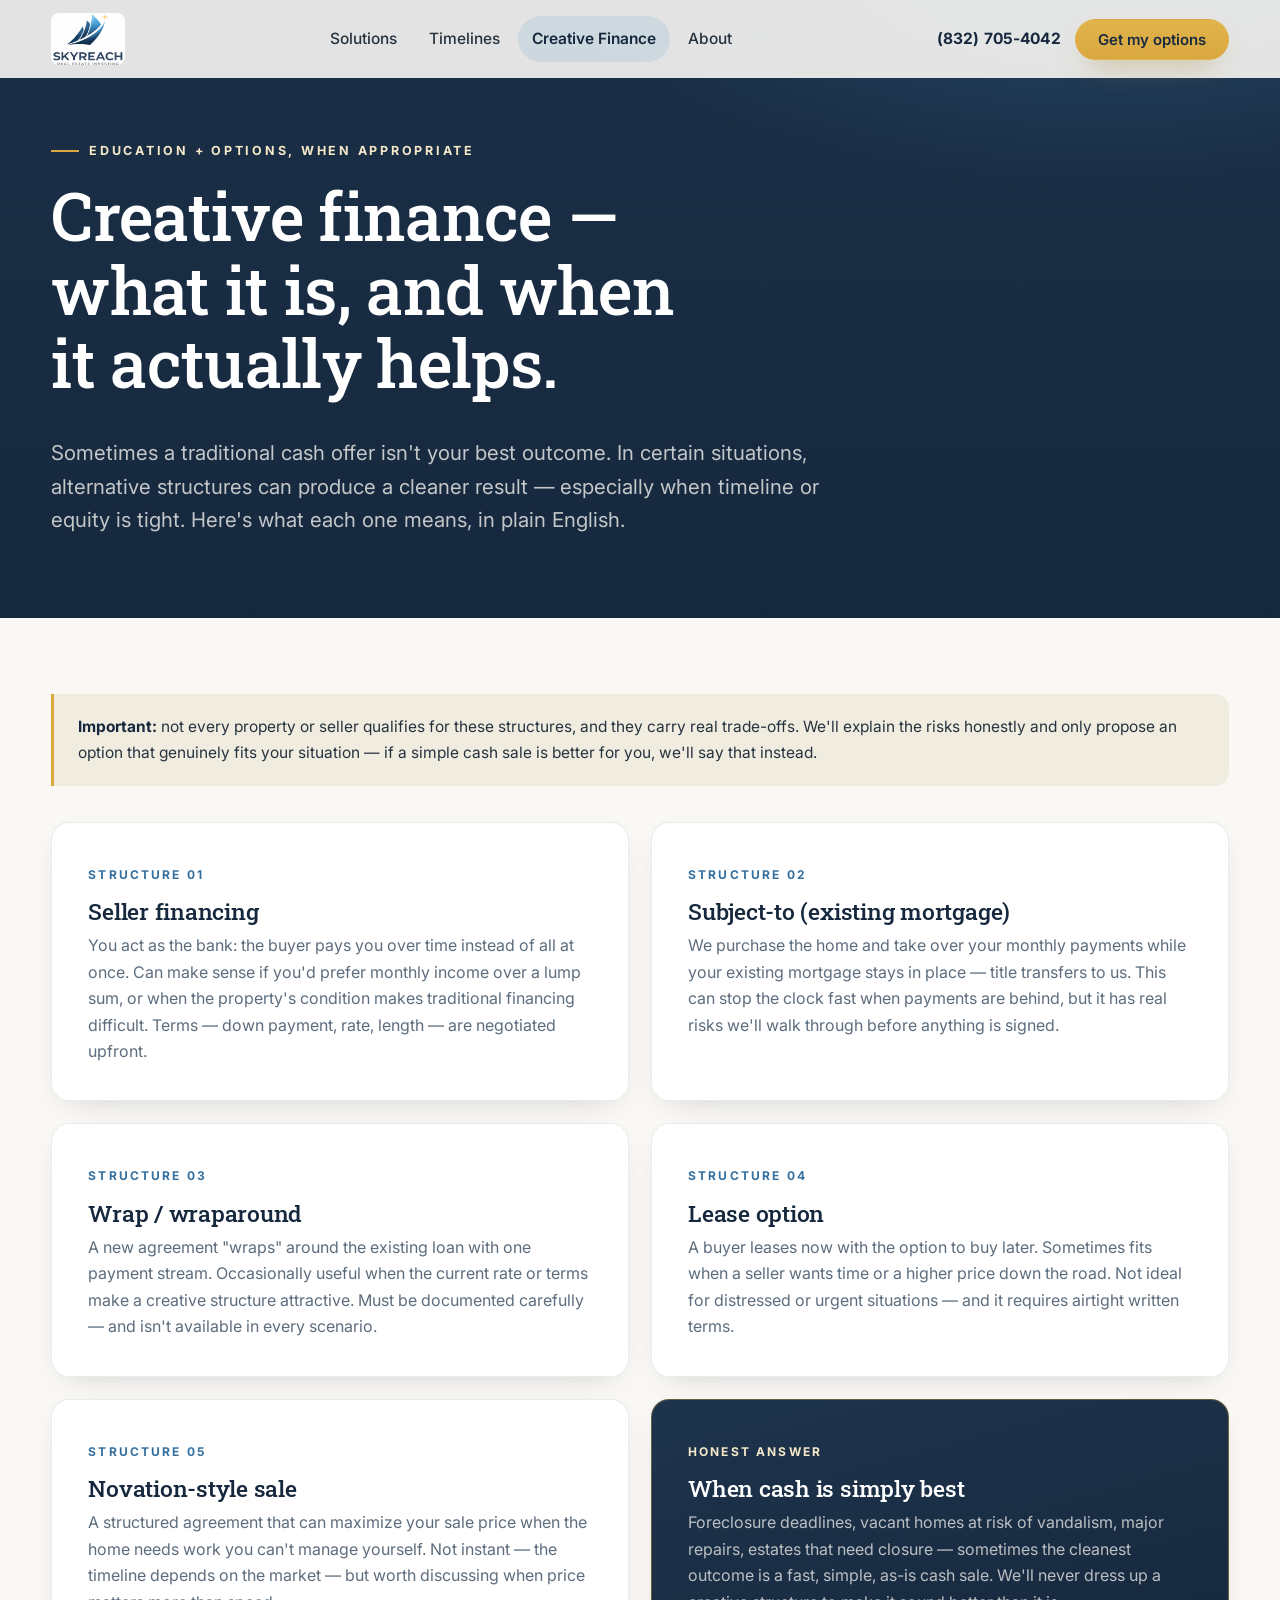
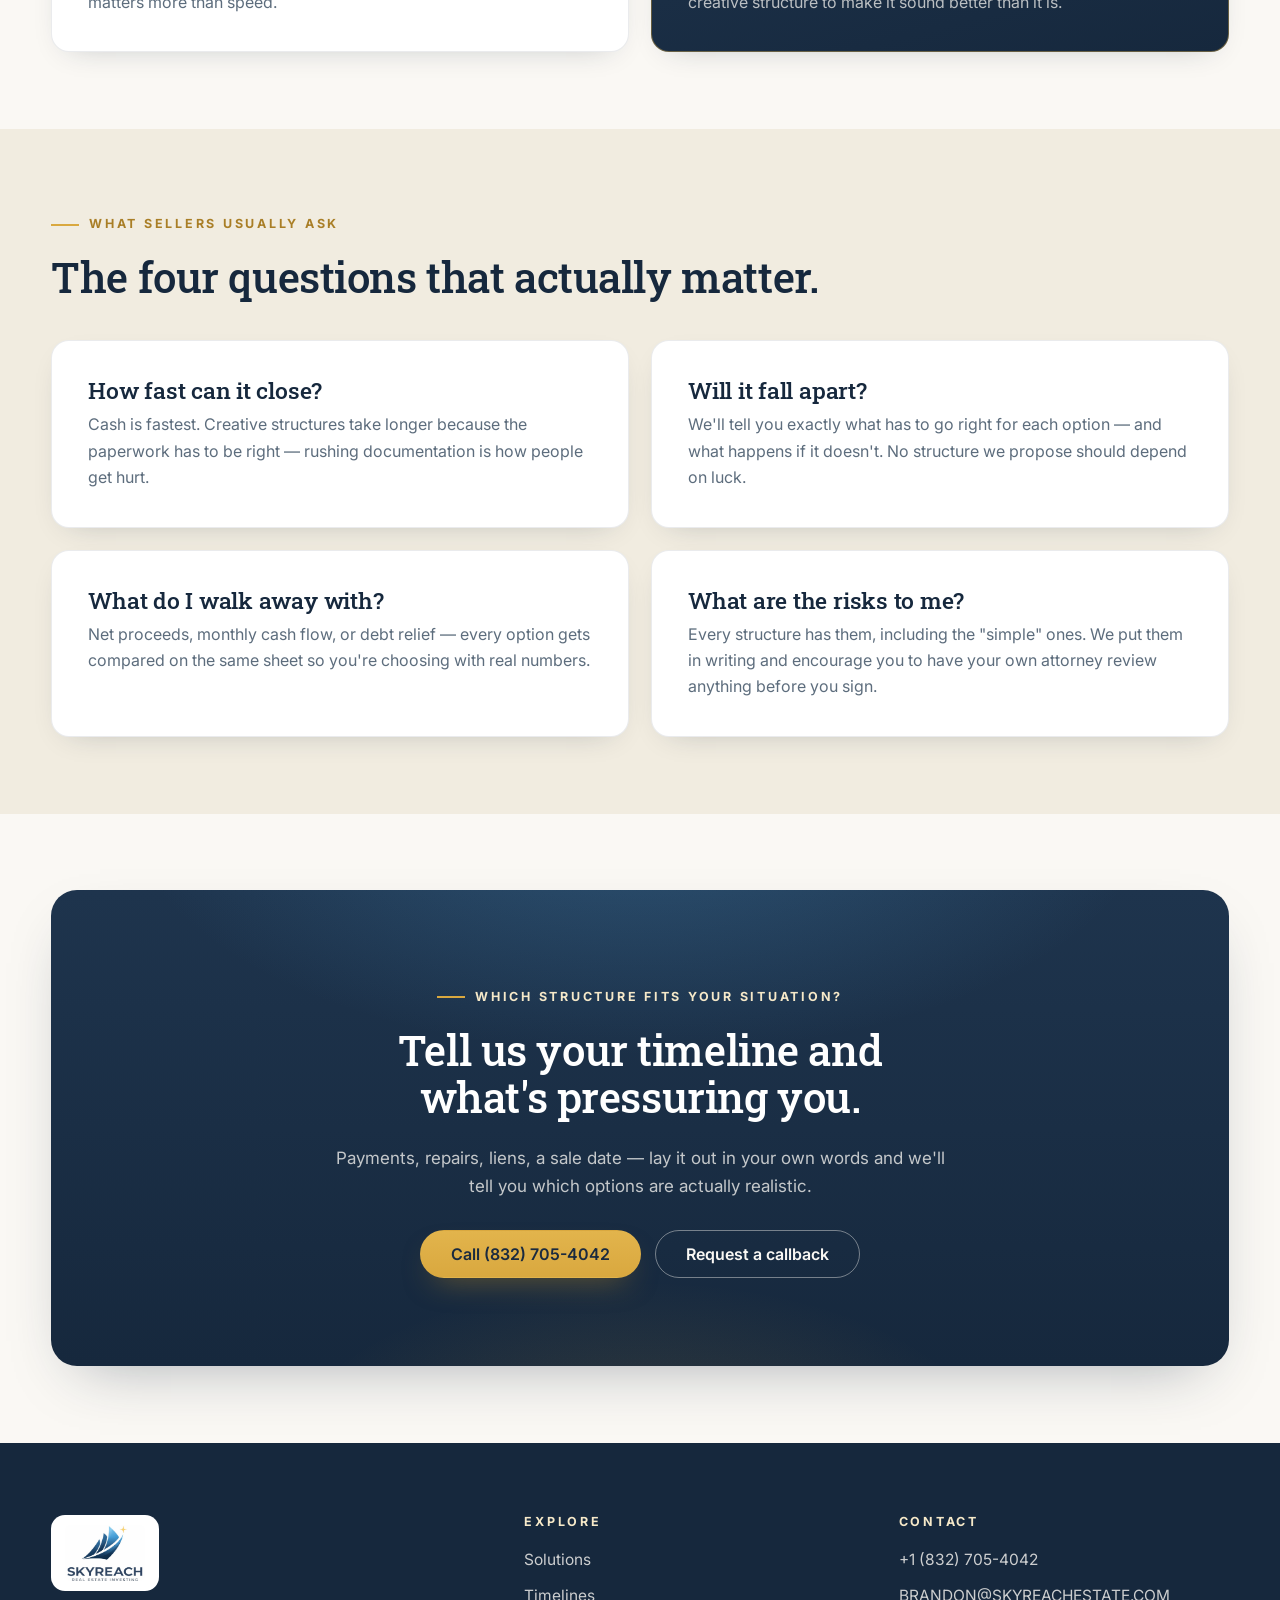
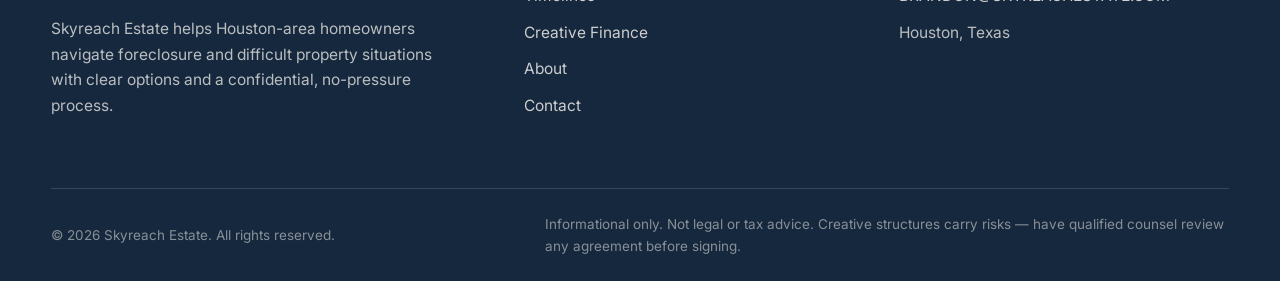
<file: creative-finance.html>
<!doctype html>
<html lang="en">
<head>
  <meta charset="utf-8" />
  <meta name="viewport" content="width=device-width,initial-scale=1" />
  <title>Creative Finance | Skyreach Estate — Subject-To, Seller Financing &amp; More, Explained Plainly</title>
  <meta name="description" content="Creative finance options explained in plain English: seller financing, subject-to, wraps, lease options — and when a simple cash sale is honestly the better choice." />
  <link rel="icon" href="assets/favicon.png" type="image/png" />
  <link rel="preconnect" href="https://fonts.googleapis.com" />
  <link rel="preconnect" href="https://fonts.gstatic.com" crossorigin />
  <link href="https://fonts.googleapis.com/css2?family=Roboto+Slab:wght@400;500;600&family=Inter:wght@400;500;600;700&display=swap" rel="stylesheet" />
  <link rel="stylesheet" href="assets/styles.css" />
</head>
<body>

  <header class="site-nav" id="siteNav">
    <div class="wrap nav-inner">
      <a class="brand" href="index.html" aria-label="Skyreach Estate — home">
        <img class="brand-logo" src="assets/logo.jpg" alt="Skyreach Estate logo" />
      </a>
      <nav class="nav-links" aria-label="Primary">
        <a class="nav-link" href="solutions.html">Solutions</a>
        <a class="nav-link" href="timelines.html">Timelines</a>
        <a class="nav-link" href="creative-finance.html">Creative Finance</a>
        <a class="nav-link" href="about.html">About</a>
      </nav>
      <div class="nav-cta">
        <a class="nav-phone" href="tel:+18327054042">(832) 705-4042</a>
        <a class="btn btn-gold" href="contact.html">Get my options</a>
      </div>
      <button class="menu-toggle" id="menuToggle" aria-label="Open menu" aria-expanded="false">
        <svg viewBox="0 0 24 24" fill="none" stroke-width="2" stroke-linecap="round"><path d="M4 7h16M4 12h16M4 17h16"/></svg>
      </button>
    </div>
  </header>

  <main>
    <section class="page-hero">
      <div class="wrap">
        <span class="eyebrow">Education + options, when appropriate</span>
        <h1>Creative finance — what it is, and when it actually helps.</h1>
        <p class="lede">Sometimes a traditional cash offer isn't your best outcome. In certain situations, alternative structures can produce a cleaner result — especially when timeline or equity is tight. Here's what each one means, in plain English.</p>
      </div>
    </section>

    <section class="section-tight">
      <div class="wrap">
        <div class="callout reveal" style="margin-top:0">
          <strong>Important:</strong> not every property or seller qualifies for these structures, and they carry real trade-offs. We'll explain the risks honestly and only propose an option that genuinely fits your situation — if a simple cash sale is better for you, we'll say that instead.
        </div>

        <div class="grid-2" style="margin-top:36px">
          <div class="card reveal">
            <span class="card-tag">Structure 01</span>
            <h3>Seller financing</h3>
            <p>You act as the bank: the buyer pays you over time instead of all at once. Can make sense if you'd prefer monthly income over a lump sum, or when the property's condition makes traditional financing difficult. Terms — down payment, rate, length — are negotiated upfront.</p>
          </div>
          <div class="card reveal reveal-d1">
            <span class="card-tag">Structure 02</span>
            <h3>Subject-to (existing mortgage)</h3>
            <p>We purchase the home and take over your monthly payments while your existing mortgage stays in place — title transfers to us. This can stop the clock fast when payments are behind, but it has real risks we'll walk through before anything is signed.</p>
          </div>
          <div class="card reveal">
            <span class="card-tag">Structure 03</span>
            <h3>Wrap / wraparound</h3>
            <p>A new agreement "wraps" around the existing loan with one payment stream. Occasionally useful when the current rate or terms make a creative structure attractive. Must be documented carefully — and isn't available in every scenario.</p>
          </div>
          <div class="card reveal reveal-d1">
            <span class="card-tag">Structure 04</span>
            <h3>Lease option</h3>
            <p>A buyer leases now with the option to buy later. Sometimes fits when a seller wants time or a higher price down the road. Not ideal for distressed or urgent situations — and it requires airtight written terms.</p>
          </div>
          <div class="card reveal">
            <span class="card-tag">Structure 05</span>
            <h3>Novation-style sale</h3>
            <p>A structured agreement that can maximize your sale price when the home needs work you can't manage yourself. Not instant — the timeline depends on the market — but worth discussing when price matters more than speed.</p>
          </div>
          <div class="card featured reveal reveal-d1">
            <span class="card-tag">Honest answer</span>
            <h3>When cash is simply best</h3>
            <p>Foreclosure deadlines, vacant homes at risk of vandalism, major repairs, estates that need closure — sometimes the cleanest outcome is a fast, simple, as-is cash sale. We'll never dress up a creative structure to make it sound better than it is.</p>
          </div>
        </div>
      </div>
    </section>

    <section class="section-tight" style="background:var(--paper-2)">
      <div class="wrap">
        <div style="margin-bottom:40px">
          <span class="eyebrow">What sellers usually ask</span>
          <h2>The four questions that actually matter.</h2>
        </div>
        <div class="grid-2">
          <div class="card reveal">
            <h3>How fast can it close?</h3>
            <p>Cash is fastest. Creative structures take longer because the paperwork has to be right — rushing documentation is how people get hurt.</p>
          </div>
          <div class="card reveal reveal-d1">
            <h3>Will it fall apart?</h3>
            <p>We'll tell you exactly what has to go right for each option — and what happens if it doesn't. No structure we propose should depend on luck.</p>
          </div>
          <div class="card reveal">
            <h3>What do I walk away with?</h3>
            <p>Net proceeds, monthly cash flow, or debt relief — every option gets compared on the same sheet so you're choosing with real numbers.</p>
          </div>
          <div class="card reveal reveal-d1">
            <h3>What are the risks to me?</h3>
            <p>Every structure has them, including the "simple" ones. We put them in writing and encourage you to have your own attorney review anything before you sign.</p>
          </div>
        </div>
      </div>
    </section>

    <section class="section-tight">
      <div class="wrap">
        <div class="cta-band reveal">
          <span class="eyebrow">Which structure fits your situation?</span>
          <h2>Tell us your timeline and what's pressuring you.</h2>
          <p>Payments, repairs, liens, a sale date — lay it out in your own words and we'll tell you which options are actually realistic.</p>
          <div class="btn-row">
            <a class="btn btn-gold" href="tel:+18327054042">Call (832) 705-4042</a>
            <a class="btn btn-ghost" href="contact.html">Request a callback</a>
          </div>
        </div>
      </div>
    </section>
  </main>

  <footer class="site-footer">
    <div class="wrap footer-grid">
      <div>
        <span class="footer-logo"><img src="assets/logo.jpg" alt="Skyreach Estate logo" /></span>
        <p class="footer-blurb">Skyreach Estate helps Houston-area homeowners navigate foreclosure and difficult property situations with clear options and a confidential, no-pressure process.</p>
      </div>
      <div class="footer-col">
        <h4>Explore</h4>
        <ul>
          <li><a href="solutions.html">Solutions</a></li>
          <li><a href="timelines.html">Timelines</a></li>
          <li><a href="creative-finance.html">Creative Finance</a></li>
          <li><a href="about.html">About</a></li>
          <li><a href="contact.html">Contact</a></li>
        </ul>
      </div>
      <div class="footer-col">
        <h4>Contact</h4>
        <ul>
          <li><a href="tel:+18327054042">+1 (832) 705-4042</a></li>
          <li><a href="mailto:BRANDON@SKYREACHESTATE.COM">BRANDON@SKYREACHESTATE.COM</a></li>
          <li>Houston, Texas</li>
        </ul>
      </div>
    </div>
    <div class="wrap footer-bottom">
      <span>© <span id="year"></span> Skyreach Estate. All rights reserved.</span>
      <span class="footer-disclaimer">Informational only. Not legal or tax advice. Creative structures carry risks — have qualified counsel review any agreement before signing.</span>
    </div>
  </footer>

  <script src="assets/site.js"></script>
</body>
</html>
</file>
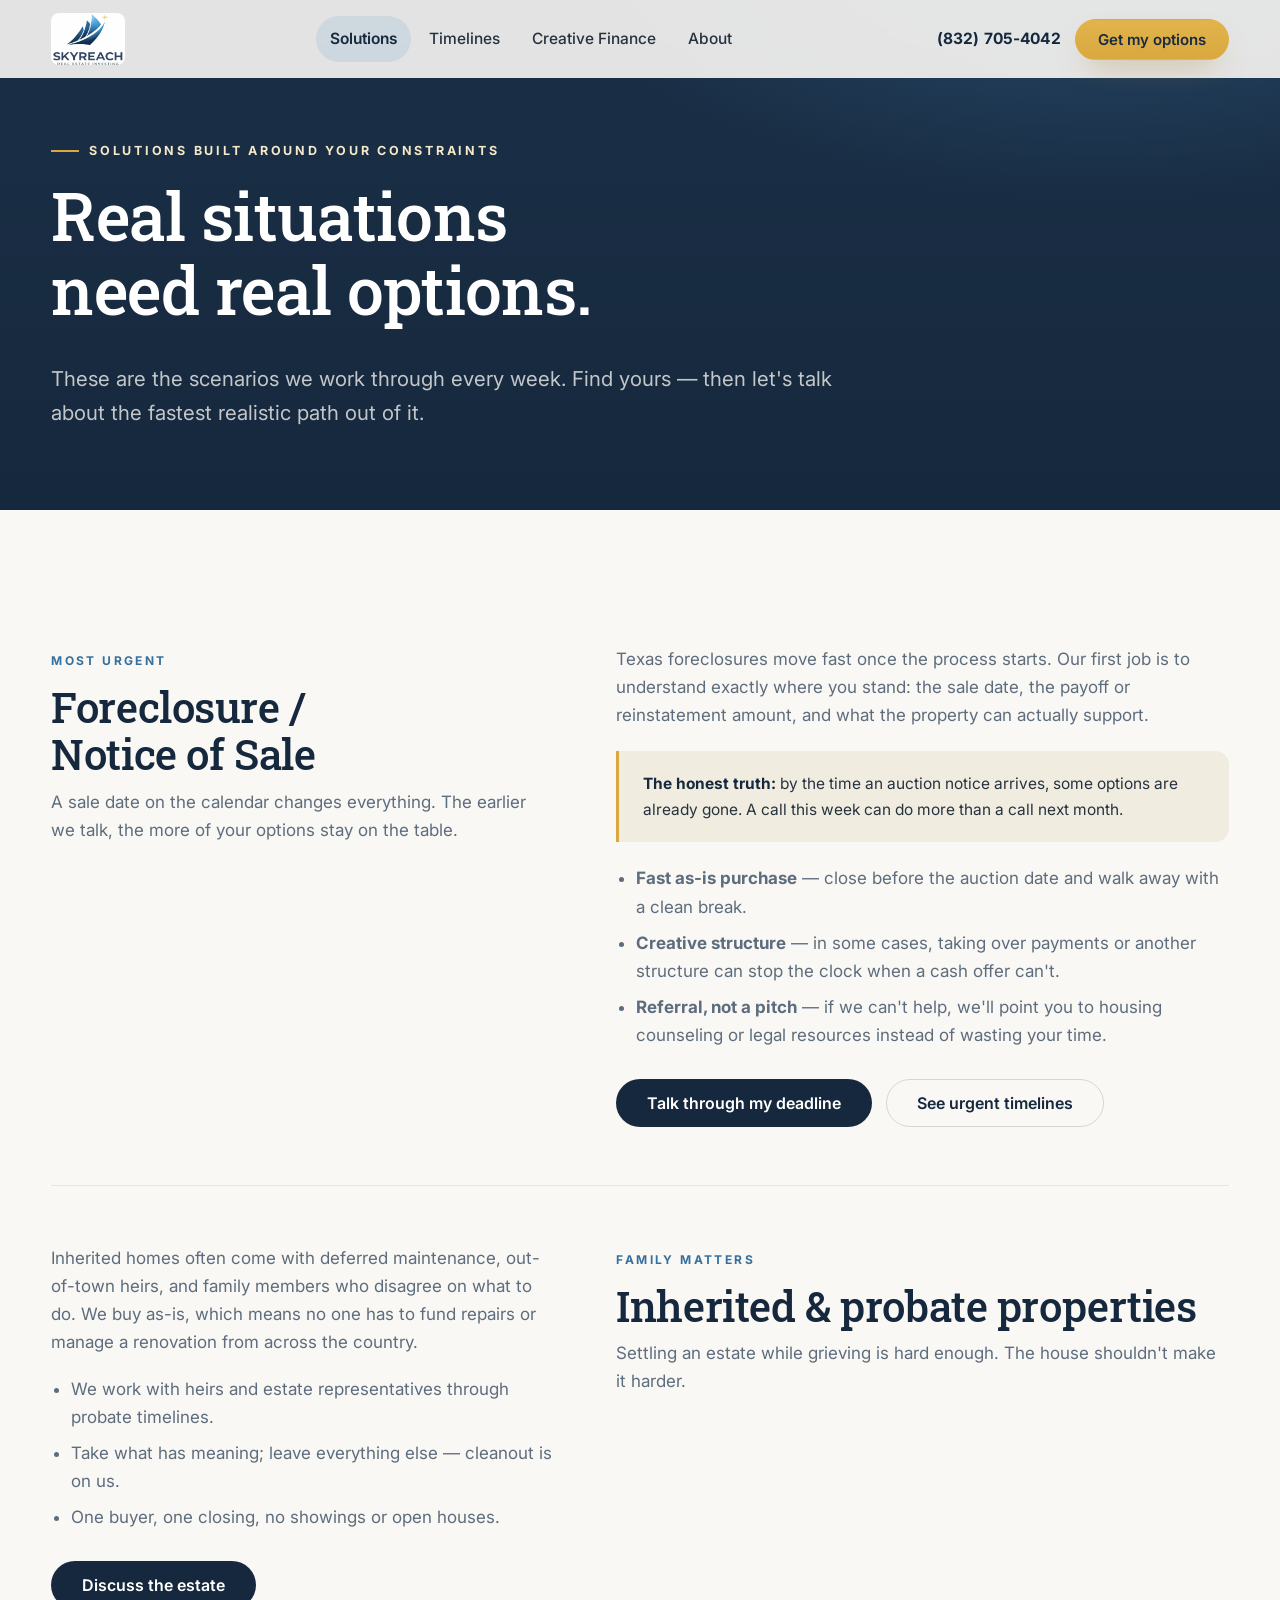
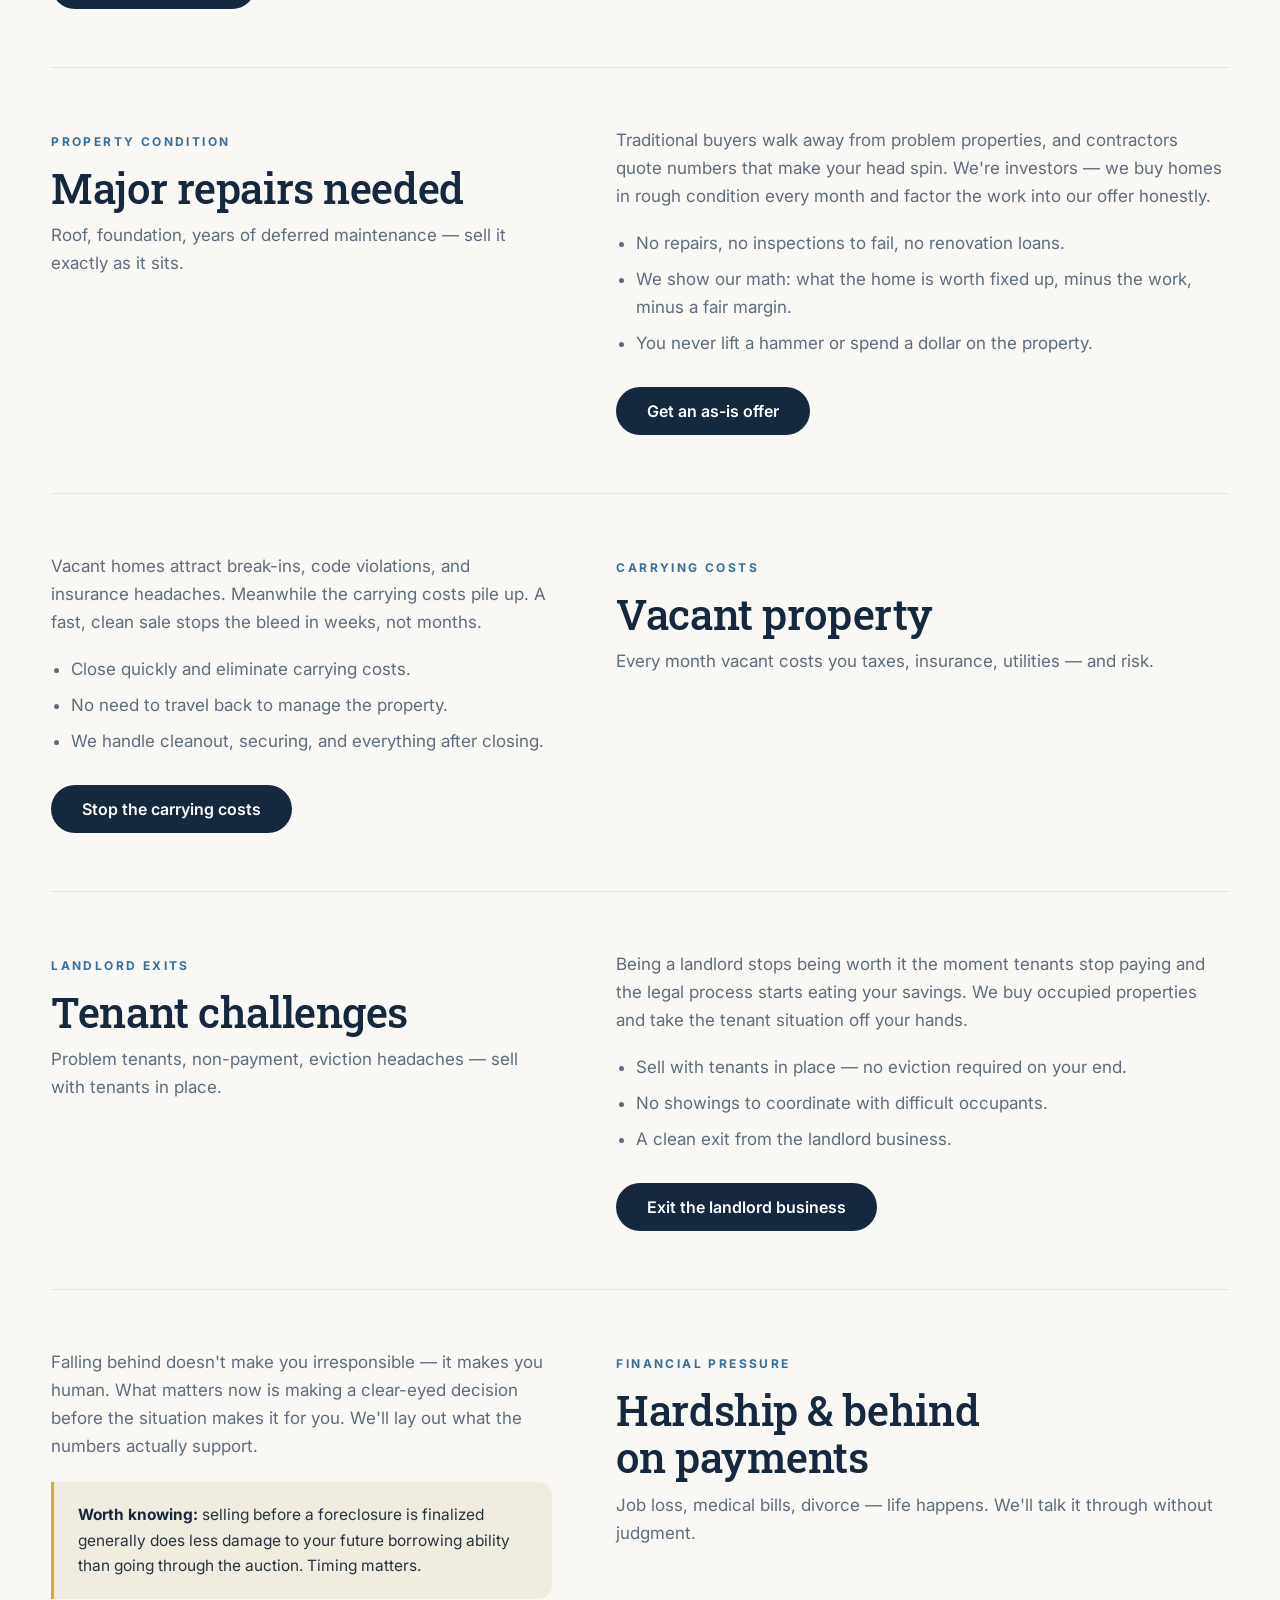
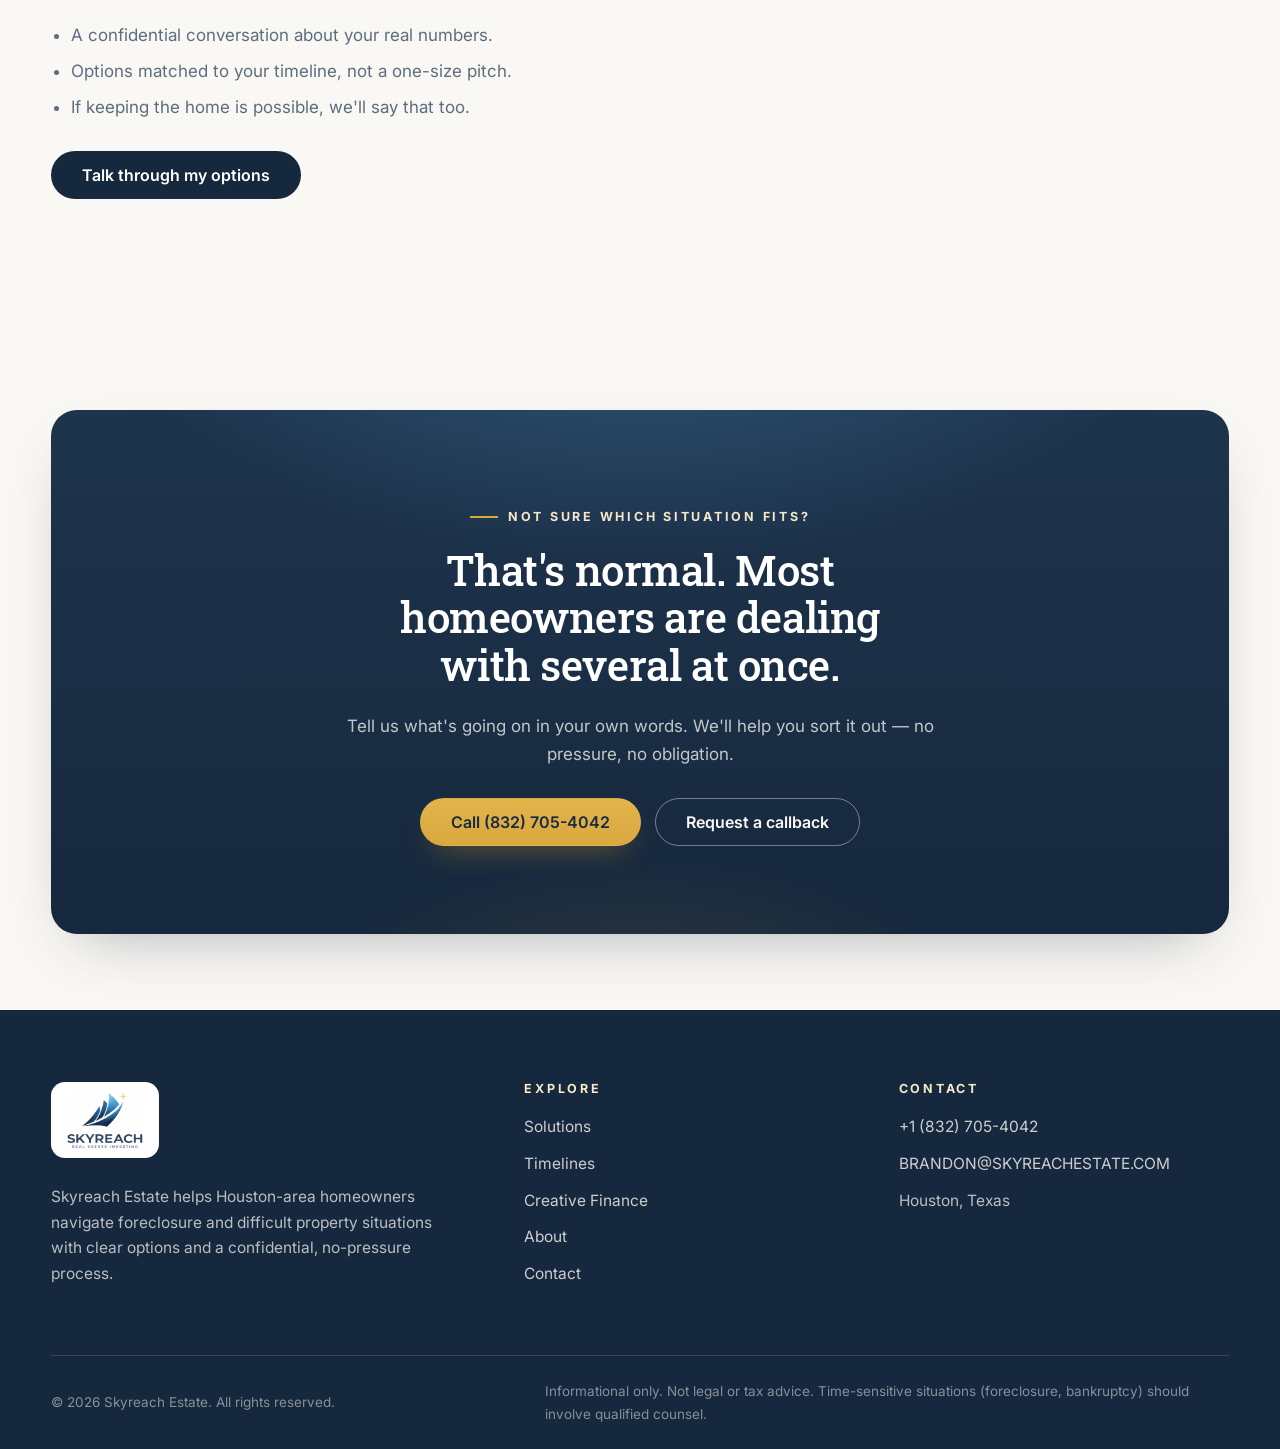
<file: solutions.html>
<!doctype html>
<html lang="en">
<head>
  <meta charset="utf-8" />
  <meta name="viewport" content="width=device-width,initial-scale=1" />
  <title>Solutions | Skyreach Estate — Houston Foreclosure Help &amp; As-Is Home Sales</title>
  <meta name="description" content="Real options for Houston homeowners facing foreclosure, inherited properties, major repairs, vacant homes, tenant problems, and financial hardship." />
  <link rel="icon" href="assets/favicon.png" type="image/png" />
  <link rel="preconnect" href="https://fonts.googleapis.com" />
  <link rel="preconnect" href="https://fonts.gstatic.com" crossorigin />
  <link href="https://fonts.googleapis.com/css2?family=Roboto+Slab:wght@400;500;600&family=Inter:wght@400;500;600;700&display=swap" rel="stylesheet" />
  <link rel="stylesheet" href="assets/styles.css" />
</head>
<body>

  <header class="site-nav" id="siteNav">
    <div class="wrap nav-inner">
      <a class="brand" href="index.html" aria-label="Skyreach Estate — home">
        <img class="brand-logo" src="assets/logo.jpg" alt="Skyreach Estate logo" />
      </a>
      <nav class="nav-links" aria-label="Primary">
        <a class="nav-link" href="solutions.html">Solutions</a>
        <a class="nav-link" href="timelines.html">Timelines</a>
        <a class="nav-link" href="creative-finance.html">Creative Finance</a>
        <a class="nav-link" href="about.html">About</a>
      </nav>
      <div class="nav-cta">
        <a class="nav-phone" href="tel:+18327054042">(832) 705-4042</a>
        <a class="btn btn-gold" href="contact.html">Get my options</a>
      </div>
      <button class="menu-toggle" id="menuToggle" aria-label="Open menu" aria-expanded="false">
        <svg viewBox="0 0 24 24" fill="none" stroke-width="2" stroke-linecap="round"><path d="M4 7h16M4 12h16M4 17h16"/></svg>
      </button>
    </div>
  </header>

  <main>
    <section class="page-hero">
      <div class="wrap">
        <span class="eyebrow">Solutions built around your constraints</span>
        <h1>Real situations need real options.</h1>
        <p class="lede">These are the scenarios we work through every week. Find yours — then let's talk about the fastest realistic path out of it.</p>
      </div>
    </section>

    <section class="section-tight">
      <div class="wrap">

        <div class="detail-block reveal" id="foreclosure">
          <div class="detail-sticky">
            <span class="detail-kicker">Most urgent</span>
            <h2>Foreclosure / Notice of Sale</h2>
            <p class="lede" style="font-size:17px">A sale date on the calendar changes everything. The earlier we talk, the more of your options stay on the table.</p>
          </div>
          <div class="detail-body">
            <p>Texas foreclosures move fast once the process starts. Our first job is to understand exactly where you stand: the sale date, the payoff or reinstatement amount, and what the property can actually support.</p>
            <div class="callout"><strong>The honest truth:</strong> by the time an auction notice arrives, some options are already gone. A call this week can do more than a call next month.</div>
            <ul>
              <li><strong>Fast as-is purchase</strong> — close before the auction date and walk away with a clean break.</li>
              <li><strong>Creative structure</strong> — in some cases, taking over payments or another structure can stop the clock when a cash offer can't.</li>
              <li><strong>Referral, not a pitch</strong> — if we can't help, we'll point you to housing counseling or legal resources instead of wasting your time.</li>
            </ul>
            <div class="btn-row">
              <a class="btn btn-ink" href="contact.html">Talk through my deadline</a>
              <a class="btn btn-outline" href="timelines.html">See urgent timelines</a>
            </div>
          </div>
        </div>

        <div class="detail-block flip reveal" id="inherited">
          <div class="detail-sticky">
            <span class="detail-kicker">Family matters</span>
            <h2>Inherited &amp; probate properties</h2>
            <p class="lede" style="font-size:17px">Settling an estate while grieving is hard enough. The house shouldn't make it harder.</p>
          </div>
          <div class="detail-body">
            <p>Inherited homes often come with deferred maintenance, out-of-town heirs, and family members who disagree on what to do. We buy as-is, which means no one has to fund repairs or manage a renovation from across the country.</p>
            <ul>
              <li>We work with heirs and estate representatives through probate timelines.</li>
              <li>Take what has meaning; leave everything else — cleanout is on us.</li>
              <li>One buyer, one closing, no showings or open houses.</li>
            </ul>
            <div class="btn-row">
              <a class="btn btn-ink" href="contact.html">Discuss the estate</a>
            </div>
          </div>
        </div>

        <div class="detail-block reveal" id="repairs">
          <div class="detail-sticky">
            <span class="detail-kicker">Property condition</span>
            <h2>Major repairs needed</h2>
            <p class="lede" style="font-size:17px">Roof, foundation, years of deferred maintenance — sell it exactly as it sits.</p>
          </div>
          <div class="detail-body">
            <p>Traditional buyers walk away from problem properties, and contractors quote numbers that make your head spin. We're investors — we buy homes in rough condition every month and factor the work into our offer honestly.</p>
            <ul>
              <li>No repairs, no inspections to fail, no renovation loans.</li>
              <li>We show our math: what the home is worth fixed up, minus the work, minus a fair margin.</li>
              <li>You never lift a hammer or spend a dollar on the property.</li>
            </ul>
            <div class="btn-row">
              <a class="btn btn-ink" href="contact.html">Get an as-is offer</a>
            </div>
          </div>
        </div>

        <div class="detail-block flip reveal" id="vacant">
          <div class="detail-sticky">
            <span class="detail-kicker">Carrying costs</span>
            <h2>Vacant property</h2>
            <p class="lede" style="font-size:17px">Every month vacant costs you taxes, insurance, utilities — and risk.</p>
          </div>
          <div class="detail-body">
            <p>Vacant homes attract break-ins, code violations, and insurance headaches. Meanwhile the carrying costs pile up. A fast, clean sale stops the bleed in weeks, not months.</p>
            <ul>
              <li>Close quickly and eliminate carrying costs.</li>
              <li>No need to travel back to manage the property.</li>
              <li>We handle cleanout, securing, and everything after closing.</li>
            </ul>
            <div class="btn-row">
              <a class="btn btn-ink" href="contact.html">Stop the carrying costs</a>
            </div>
          </div>
        </div>

        <div class="detail-block reveal" id="tenants">
          <div class="detail-sticky">
            <span class="detail-kicker">Landlord exits</span>
            <h2>Tenant challenges</h2>
            <p class="lede" style="font-size:17px">Problem tenants, non-payment, eviction headaches — sell with tenants in place.</p>
          </div>
          <div class="detail-body">
            <p>Being a landlord stops being worth it the moment tenants stop paying and the legal process starts eating your savings. We buy occupied properties and take the tenant situation off your hands.</p>
            <ul>
              <li>Sell with tenants in place — no eviction required on your end.</li>
              <li>No showings to coordinate with difficult occupants.</li>
              <li>A clean exit from the landlord business.</li>
            </ul>
            <div class="btn-row">
              <a class="btn btn-ink" href="contact.html">Exit the landlord business</a>
            </div>
          </div>
        </div>

        <div class="detail-block flip reveal" id="hardship">
          <div class="detail-sticky">
            <span class="detail-kicker">Financial pressure</span>
            <h2>Hardship &amp; behind on payments</h2>
            <p class="lede" style="font-size:17px">Job loss, medical bills, divorce — life happens. We'll talk it through without judgment.</p>
          </div>
          <div class="detail-body">
            <p>Falling behind doesn't make you irresponsible — it makes you human. What matters now is making a clear-eyed decision before the situation makes it for you. We'll lay out what the numbers actually support.</p>
            <div class="callout"><strong>Worth knowing:</strong> selling before a foreclosure is finalized generally does less damage to your future borrowing ability than going through the auction. Timing matters.</div>
            <ul>
              <li>A confidential conversation about your real numbers.</li>
              <li>Options matched to your timeline, not a one-size pitch.</li>
              <li>If keeping the home is possible, we'll say that too.</li>
            </ul>
            <div class="btn-row">
              <a class="btn btn-ink" href="contact.html">Talk through my options</a>
            </div>
          </div>
        </div>

      </div>
    </section>

    <section class="section-tight">
      <div class="wrap">
        <div class="cta-band reveal">
          <span class="eyebrow">Not sure which situation fits?</span>
          <h2>That's normal. Most homeowners are dealing with several at once.</h2>
          <p>Tell us what's going on in your own words. We'll help you sort it out — no pressure, no obligation.</p>
          <div class="btn-row">
            <a class="btn btn-gold" href="tel:+18327054042">Call (832) 705-4042</a>
            <a class="btn btn-ghost" href="contact.html">Request a callback</a>
          </div>
        </div>
      </div>
    </section>
  </main>

  <footer class="site-footer">
    <div class="wrap footer-grid">
      <div>
        <span class="footer-logo"><img src="assets/logo.jpg" alt="Skyreach Estate logo" /></span>
        <p class="footer-blurb">Skyreach Estate helps Houston-area homeowners navigate foreclosure and difficult property situations with clear options and a confidential, no-pressure process.</p>
      </div>
      <div class="footer-col">
        <h4>Explore</h4>
        <ul>
          <li><a href="solutions.html">Solutions</a></li>
          <li><a href="timelines.html">Timelines</a></li>
          <li><a href="creative-finance.html">Creative Finance</a></li>
          <li><a href="about.html">About</a></li>
          <li><a href="contact.html">Contact</a></li>
        </ul>
      </div>
      <div class="footer-col">
        <h4>Contact</h4>
        <ul>
          <li><a href="tel:+18327054042">+1 (832) 705-4042</a></li>
          <li><a href="mailto:BRANDON@SKYREACHESTATE.COM">BRANDON@SKYREACHESTATE.COM</a></li>
          <li>Houston, Texas</li>
        </ul>
      </div>
    </div>
    <div class="wrap footer-bottom">
      <span>© <span id="year"></span> Skyreach Estate. All rights reserved.</span>
      <span class="footer-disclaimer">Informational only. Not legal or tax advice. Time-sensitive situations (foreclosure, bankruptcy) should involve qualified counsel.</span>
    </div>
  </footer>

  <script src="assets/site.js"></script>
</body>
</html>
</file>
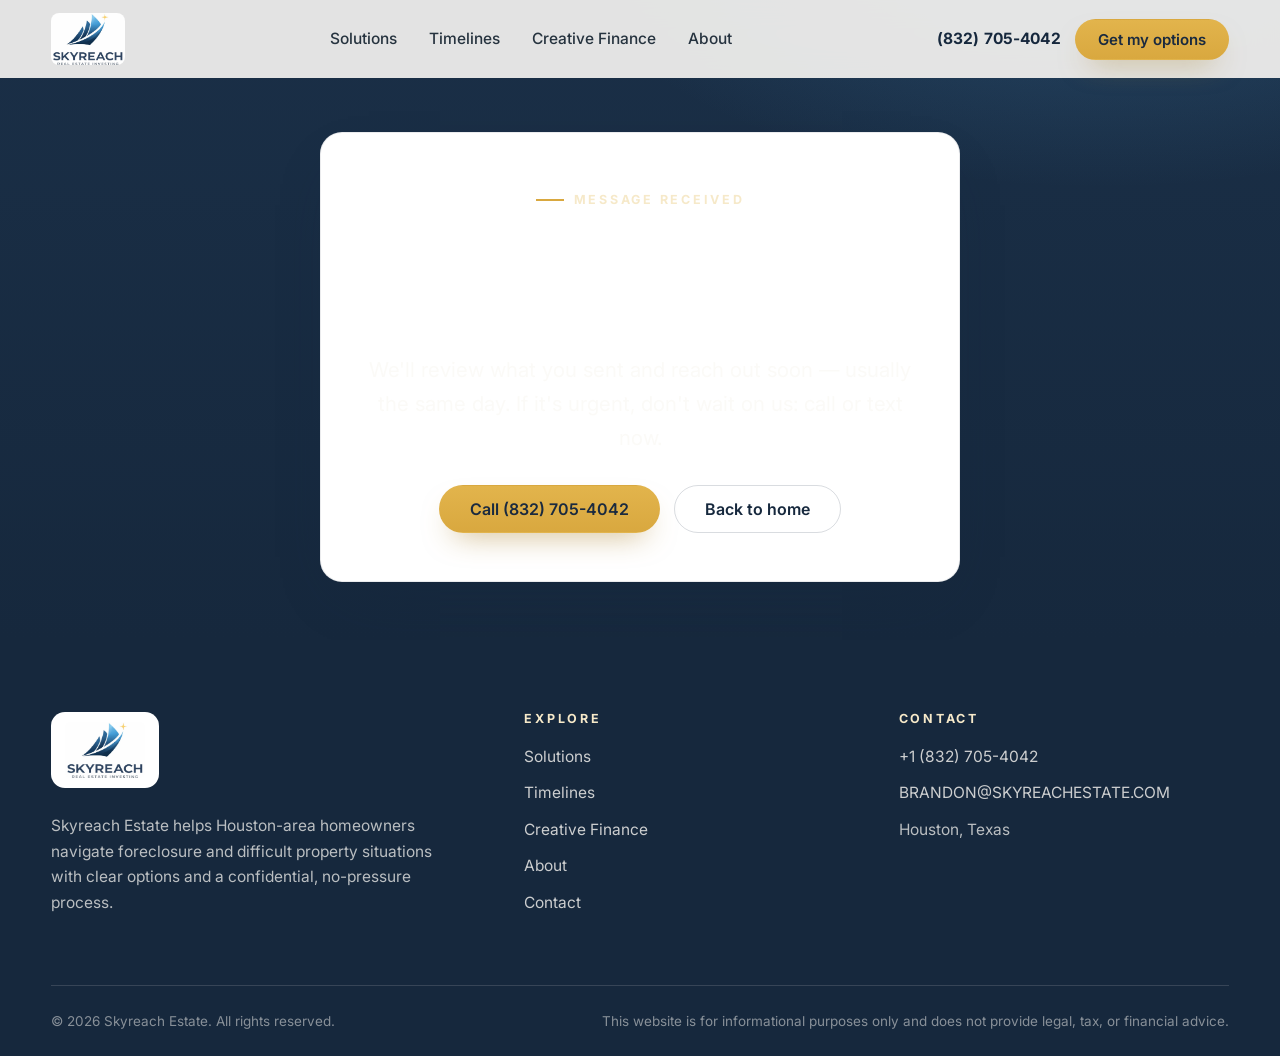
<file: thanks.html>
<!doctype html>
<html lang="en">
<head>
  <meta charset="utf-8" />
  <meta name="viewport" content="width=device-width,initial-scale=1" />
  <title>Thank You | Skyreach Estate</title>
  <meta name="description" content="Thanks for contacting Skyreach Estate. We'll review your message and reach out soon." />
  <link rel="icon" href="assets/favicon.png" type="image/png" />
  <link rel="preconnect" href="https://fonts.googleapis.com" />
  <link rel="preconnect" href="https://fonts.gstatic.com" crossorigin />
  <link href="https://fonts.googleapis.com/css2?family=Roboto+Slab:wght@400;500;600&family=Inter:wght@400;500;600;700&display=swap" rel="stylesheet" />
  <link rel="stylesheet" href="assets/styles.css" />
</head>
<body>

  <header class="site-nav" id="siteNav">
    <div class="wrap nav-inner">
      <a class="brand" href="index.html" aria-label="Skyreach Estate — home">
        <img class="brand-logo" src="assets/logo.jpg" alt="Skyreach Estate logo" />
      </a>
      <nav class="nav-links" aria-label="Primary">
        <a class="nav-link" href="solutions.html">Solutions</a>
        <a class="nav-link" href="timelines.html">Timelines</a>
        <a class="nav-link" href="creative-finance.html">Creative Finance</a>
        <a class="nav-link" href="about.html">About</a>
      </nav>
      <div class="nav-cta">
        <a class="nav-phone" href="tel:+18327054042">(832) 705-4042</a>
        <a class="btn btn-gold" href="contact.html">Get my options</a>
      </div>
      <button class="menu-toggle" id="menuToggle" aria-label="Open menu" aria-expanded="false">
        <svg viewBox="0 0 24 24" fill="none" stroke-width="2" stroke-linecap="round"><path d="M4 7h16M4 12h16M4 17h16"/></svg>
      </button>
    </div>
  </header>

  <main>
    <section class="page-hero" style="min-height:70vh;display:flex;align-items:center">
      <div class="wrap" style="width:100%">
        <div class="form-panel reveal in" style="max-width:640px;margin-inline:auto;text-align:center">
          <span class="eyebrow" style="justify-content:center">Message received</span>
          <h1 style="font-size:clamp(2rem,4vw,2.8rem)">You're in — we got your message.</h1>
          <p class="lede" style="margin-inline:auto">We'll review what you sent and reach out soon — usually the same day. If it's urgent, don't wait on us: call or text now.</p>
          <div class="btn-row" style="justify-content:center">
            <a class="btn btn-gold" href="tel:+18327054042">Call (832) 705-4042</a>
            <a class="btn btn-outline" href="index.html">Back to home</a>
          </div>
        </div>
      </div>
    </section>
  </main>

  <footer class="site-footer">
    <div class="wrap footer-grid">
      <div>
        <span class="footer-logo"><img src="assets/logo.jpg" alt="Skyreach Estate logo" /></span>
        <p class="footer-blurb">Skyreach Estate helps Houston-area homeowners navigate foreclosure and difficult property situations with clear options and a confidential, no-pressure process.</p>
      </div>
      <div class="footer-col">
        <h4>Explore</h4>
        <ul>
          <li><a href="solutions.html">Solutions</a></li>
          <li><a href="timelines.html">Timelines</a></li>
          <li><a href="creative-finance.html">Creative Finance</a></li>
          <li><a href="about.html">About</a></li>
          <li><a href="contact.html">Contact</a></li>
        </ul>
      </div>
      <div class="footer-col">
        <h4>Contact</h4>
        <ul>
          <li><a href="tel:+18327054042">+1 (832) 705-4042</a></li>
          <li><a href="mailto:BRANDON@SKYREACHESTATE.COM">BRANDON@SKYREACHESTATE.COM</a></li>
          <li>Houston, Texas</li>
        </ul>
      </div>
    </div>
    <div class="wrap footer-bottom">
      <span>© <span id="year"></span> Skyreach Estate. All rights reserved.</span>
      <span class="footer-disclaimer">This website is for informational purposes only and does not provide legal, tax, or financial advice.</span>
    </div>
  </footer>

  <script src="assets/site.js"></script>
</body>
</html>
</file>
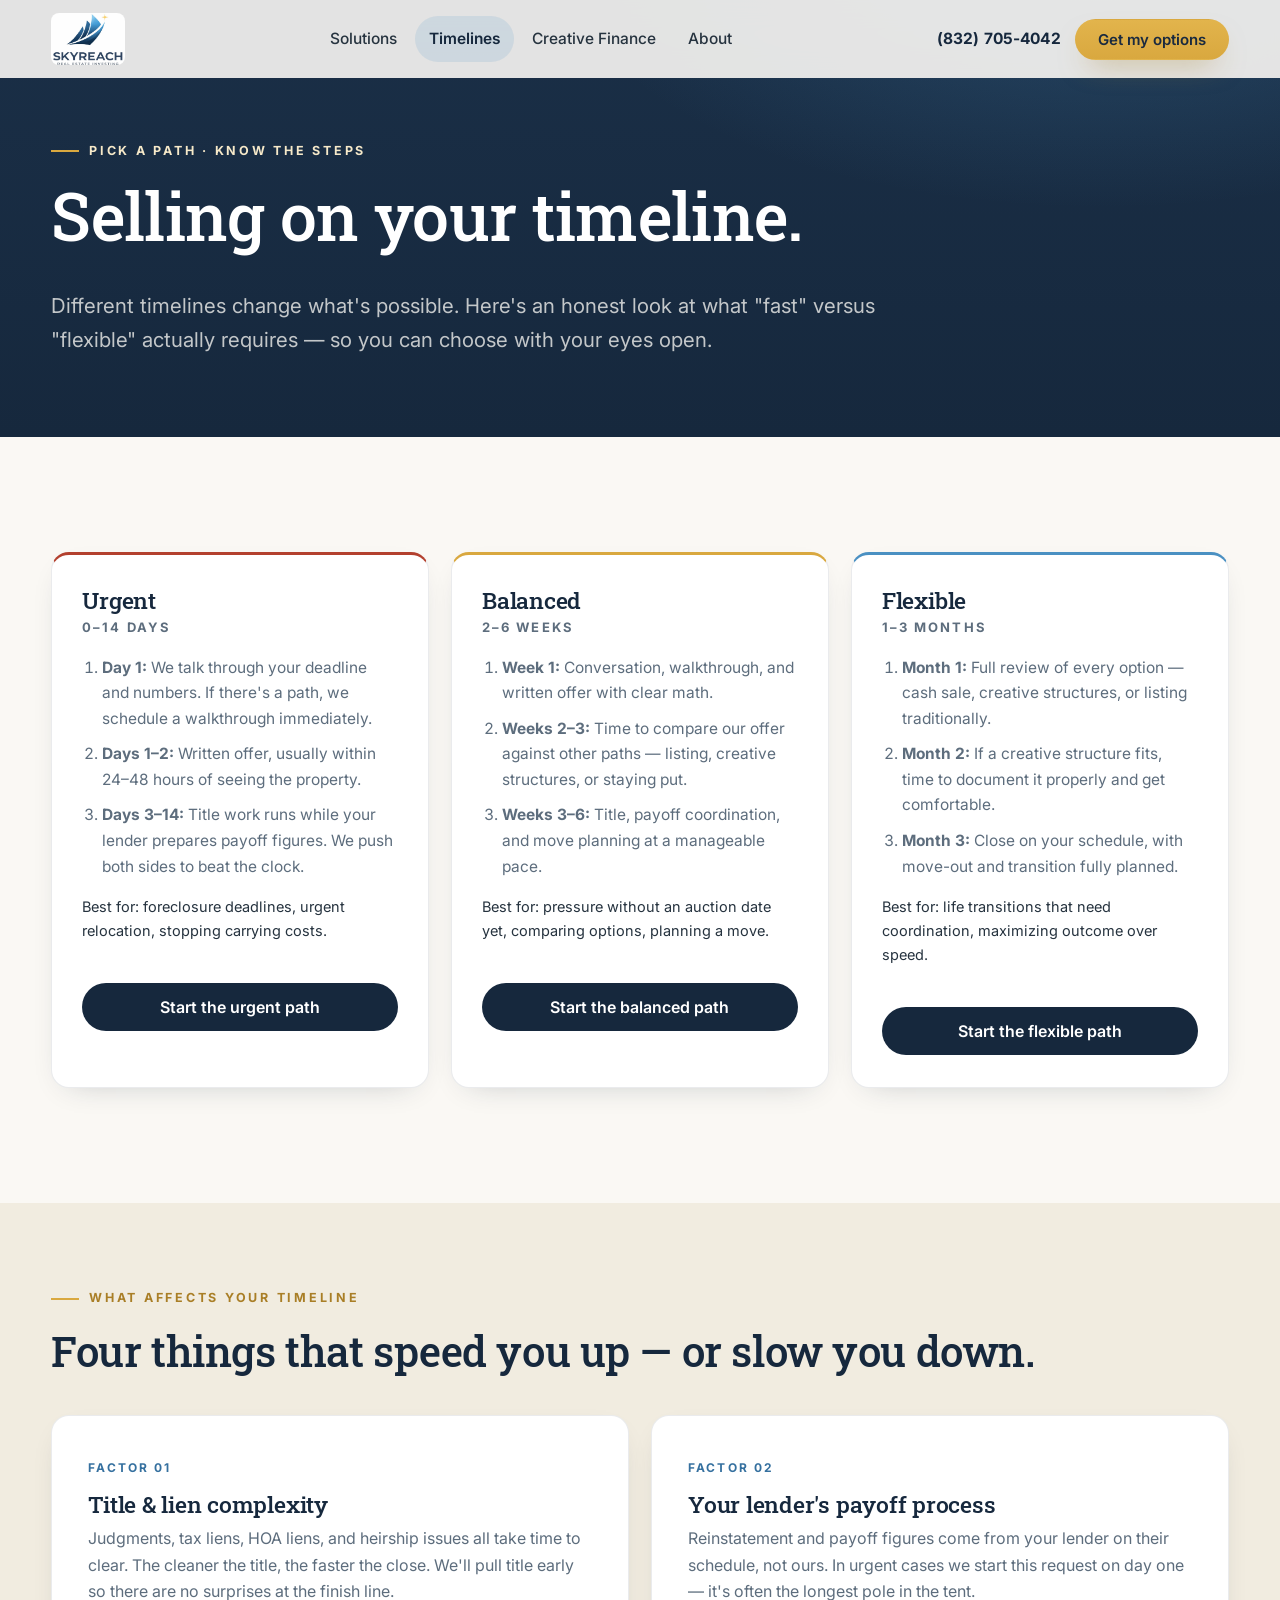
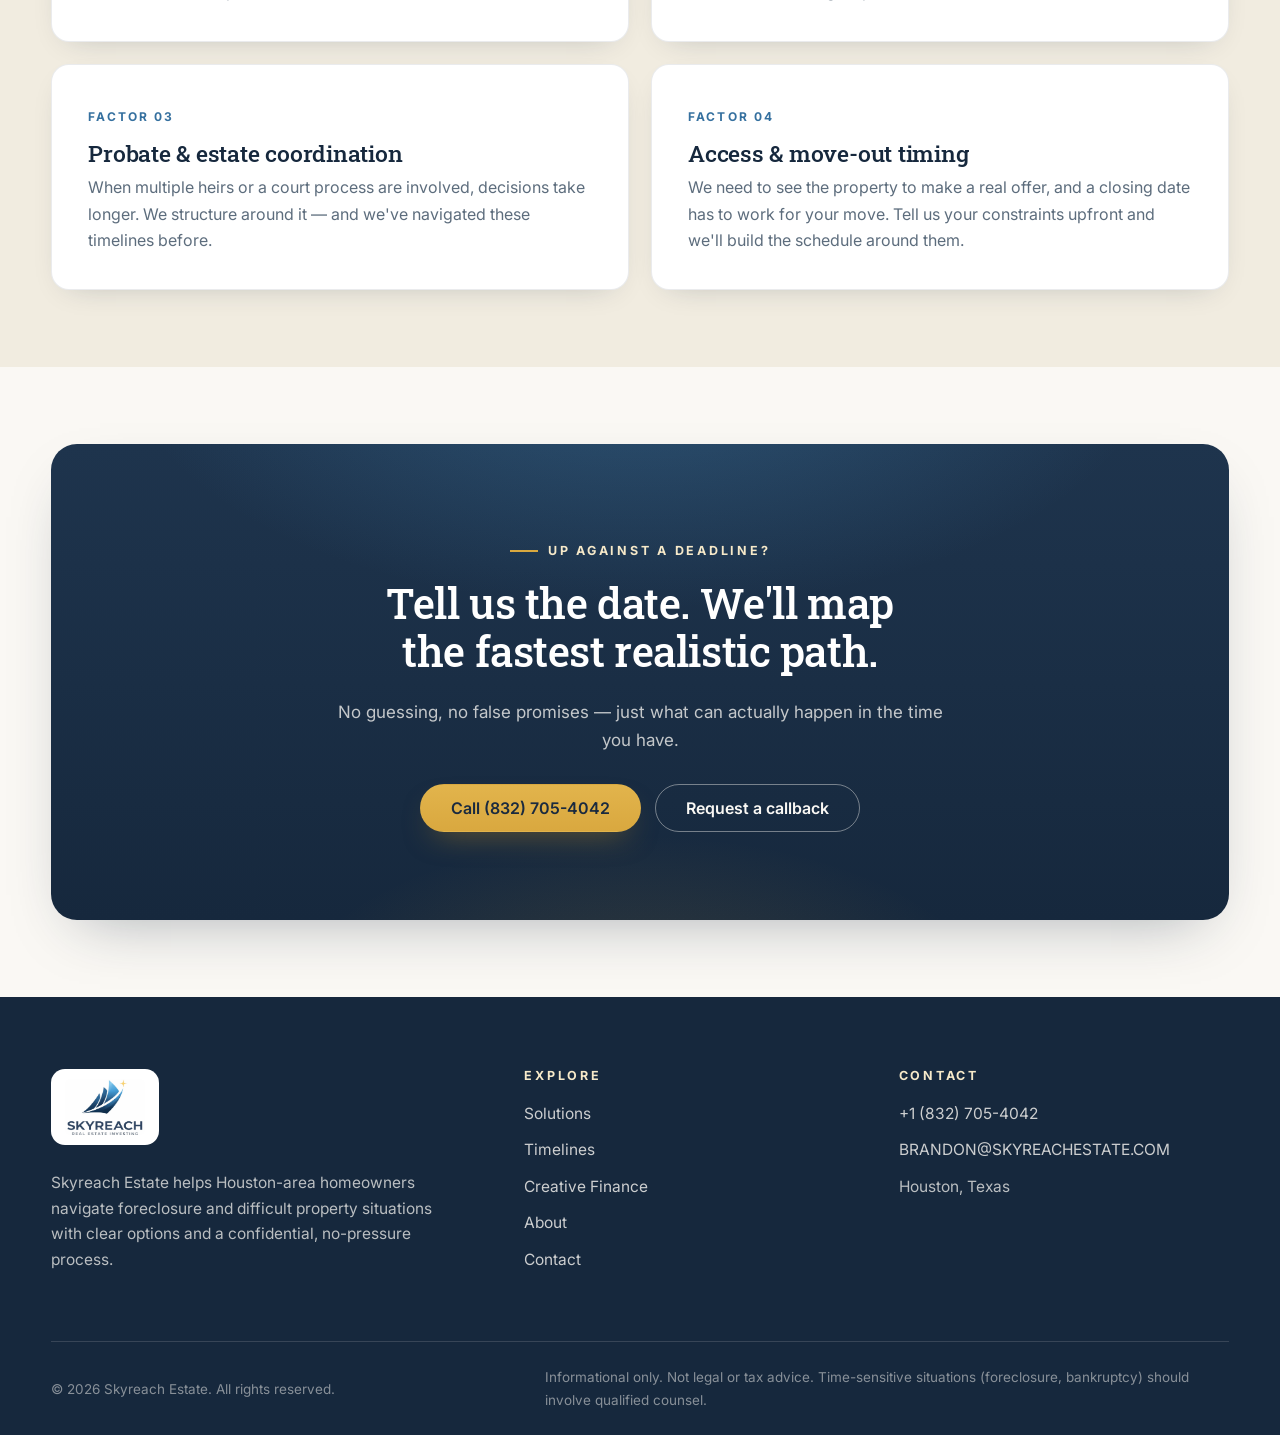
<file: timelines.html>
<!doctype html>
<html lang="en">
<head>
  <meta charset="utf-8" />
  <meta name="viewport" content="width=device-width,initial-scale=1" />
  <title>Timelines | Skyreach Estate — How Fast Can You Sell?</title>
  <meta name="description" content="What selling on different timelines actually looks like — from urgent 0–14 day closes before a foreclosure auction to flexible 1–3 month plans." />
  <link rel="icon" href="assets/favicon.png" type="image/png" />
  <link rel="preconnect" href="https://fonts.googleapis.com" />
  <link rel="preconnect" href="https://fonts.gstatic.com" crossorigin />
  <link href="https://fonts.googleapis.com/css2?family=Roboto+Slab:wght@400;500;600&family=Inter:wght@400;500;600;700&display=swap" rel="stylesheet" />
  <link rel="stylesheet" href="assets/styles.css" />
</head>
<body>

  <header class="site-nav" id="siteNav">
    <div class="wrap nav-inner">
      <a class="brand" href="index.html" aria-label="Skyreach Estate — home">
        <img class="brand-logo" src="assets/logo.jpg" alt="Skyreach Estate logo" />
      </a>
      <nav class="nav-links" aria-label="Primary">
        <a class="nav-link" href="solutions.html">Solutions</a>
        <a class="nav-link" href="timelines.html">Timelines</a>
        <a class="nav-link" href="creative-finance.html">Creative Finance</a>
        <a class="nav-link" href="about.html">About</a>
      </nav>
      <div class="nav-cta">
        <a class="nav-phone" href="tel:+18327054042">(832) 705-4042</a>
        <a class="btn btn-gold" href="contact.html">Get my options</a>
      </div>
      <button class="menu-toggle" id="menuToggle" aria-label="Open menu" aria-expanded="false">
        <svg viewBox="0 0 24 24" fill="none" stroke-width="2" stroke-linecap="round"><path d="M4 7h16M4 12h16M4 17h16"/></svg>
      </button>
    </div>
  </header>

  <main>
    <section class="page-hero">
      <div class="wrap">
        <span class="eyebrow">Pick a path · know the steps</span>
        <h1>Selling on your timeline.</h1>
        <p class="lede">Different timelines change what's possible. Here's an honest look at what "fast" versus "flexible" actually requires — so you can choose with your eyes open.</p>
      </div>
    </section>

    <section class="section">
      <div class="wrap">
        <div class="timeline-paths">
          <div class="path urgent reveal">
            <h3>Urgent</h3>
            <div class="path-time">0–14 days</div>
            <ol>
              <li><strong>Day 1:</strong> We talk through your deadline and numbers. If there's a path, we schedule a walkthrough immediately.</li>
              <li><strong>Days 1–2:</strong> Written offer, usually within 24–48 hours of seeing the property.</li>
              <li><strong>Days 3–14:</strong> Title work runs while your lender prepares payoff figures. We push both sides to beat the clock.</li>
            </ol>
            <p style="margin-top:16px;font-size:14.5px">Best for: foreclosure deadlines, urgent relocation, stopping carrying costs.</p>
            <div class="btn-row"><a class="btn btn-ink" href="contact.html" style="width:100%">Start the urgent path</a></div>
          </div>
          <div class="path standard reveal reveal-d1">
            <h3>Balanced</h3>
            <div class="path-time">2–6 weeks</div>
            <ol>
              <li><strong>Week 1:</strong> Conversation, walkthrough, and written offer with clear math.</li>
              <li><strong>Weeks 2–3:</strong> Time to compare our offer against other paths — listing, creative structures, or staying put.</li>
              <li><strong>Weeks 3–6:</strong> Title, payoff coordination, and move planning at a manageable pace.</li>
            </ol>
            <p style="margin-top:16px;font-size:14.5px">Best for: pressure without an auction date yet, comparing options, planning a move.</p>
            <div class="btn-row"><a class="btn btn-ink" href="contact.html" style="width:100%">Start the balanced path</a></div>
          </div>
          <div class="path flexible reveal reveal-d2">
            <h3>Flexible</h3>
            <div class="path-time">1–3 months</div>
            <ol>
              <li><strong>Month 1:</strong> Full review of every option — cash sale, creative structures, or listing traditionally.</li>
              <li><strong>Month 2:</strong> If a creative structure fits, time to document it properly and get comfortable.</li>
              <li><strong>Month 3:</strong> Close on your schedule, with move-out and transition fully planned.</li>
            </ol>
            <p style="margin-top:16px;font-size:14.5px">Best for: life transitions that need coordination, maximizing outcome over speed.</p>
            <div class="btn-row"><a class="btn btn-ink" href="contact.html" style="width:100%">Start the flexible path</a></div>
          </div>
        </div>
      </div>
    </section>

    <section class="section-tight" style="background:var(--paper-2)">
      <div class="wrap">
        <div style="margin-bottom:40px">
          <span class="eyebrow">What affects your timeline</span>
          <h2>Four things that speed you up — or slow you down.</h2>
        </div>
        <div class="grid-2">
          <div class="card reveal">
            <span class="card-tag">Factor 01</span>
            <h3>Title &amp; lien complexity</h3>
            <p>Judgments, tax liens, HOA liens, and heirship issues all take time to clear. The cleaner the title, the faster the close. We'll pull title early so there are no surprises at the finish line.</p>
          </div>
          <div class="card reveal reveal-d1">
            <span class="card-tag">Factor 02</span>
            <h3>Your lender's payoff process</h3>
            <p>Reinstatement and payoff figures come from your lender on their schedule, not ours. In urgent cases we start this request on day one — it's often the longest pole in the tent.</p>
          </div>
          <div class="card reveal">
            <span class="card-tag">Factor 03</span>
            <h3>Probate &amp; estate coordination</h3>
            <p>When multiple heirs or a court process are involved, decisions take longer. We structure around it — and we've navigated these timelines before.</p>
          </div>
          <div class="card reveal reveal-d1">
            <span class="card-tag">Factor 04</span>
            <h3>Access &amp; move-out timing</h3>
            <p>We need to see the property to make a real offer, and a closing date has to work for your move. Tell us your constraints upfront and we'll build the schedule around them.</p>
          </div>
        </div>
      </div>
    </section>

    <section class="section-tight">
      <div class="wrap">
        <div class="cta-band reveal">
          <span class="eyebrow">Up against a deadline?</span>
          <h2>Tell us the date. We'll map the fastest realistic path.</h2>
          <p>No guessing, no false promises — just what can actually happen in the time you have.</p>
          <div class="btn-row">
            <a class="btn btn-gold" href="tel:+18327054042">Call (832) 705-4042</a>
            <a class="btn btn-ghost" href="contact.html">Request a callback</a>
          </div>
        </div>
      </div>
    </section>
  </main>

  <footer class="site-footer">
    <div class="wrap footer-grid">
      <div>
        <span class="footer-logo"><img src="assets/logo.jpg" alt="Skyreach Estate logo" /></span>
        <p class="footer-blurb">Skyreach Estate helps Houston-area homeowners navigate foreclosure and difficult property situations with clear options and a confidential, no-pressure process.</p>
      </div>
      <div class="footer-col">
        <h4>Explore</h4>
        <ul>
          <li><a href="solutions.html">Solutions</a></li>
          <li><a href="timelines.html">Timelines</a></li>
          <li><a href="creative-finance.html">Creative Finance</a></li>
          <li><a href="about.html">About</a></li>
          <li><a href="contact.html">Contact</a></li>
        </ul>
      </div>
      <div class="footer-col">
        <h4>Contact</h4>
        <ul>
          <li><a href="tel:+18327054042">+1 (832) 705-4042</a></li>
          <li><a href="mailto:BRANDON@SKYREACHESTATE.COM">BRANDON@SKYREACHESTATE.COM</a></li>
          <li>Houston, Texas</li>
        </ul>
      </div>
    </div>
    <div class="wrap footer-bottom">
      <span>© <span id="year"></span> Skyreach Estate. All rights reserved.</span>
      <span class="footer-disclaimer">Informational only. Not legal or tax advice. Time-sensitive situations (foreclosure, bankruptcy) should involve qualified counsel.</span>
    </div>
  </footer>

  <script src="assets/site.js"></script>
</body>
</html>
</file>
<file: assets/styles.css>
/* ============================================================
   Skyreach Estate — design system
   Deep navy + wing blue + star gold. Calm, premium, direct.
   ============================================================ */

:root {
  --ink: #16283d;
  --ink-2: #1e344d;
  --ink-3: #27405c;
  --navy: #33475d;
  --sky: #4a90c2;
  --sky-deep: #35709f;
  --sky-soft: #e4eef7;
  --gold: #d9a83f;
  --gold-deep: #a97e26;
  --gold-soft: #f6e9c9;
  --paper: #faf8f4;
  --paper-2: #f1ece0;
  --card: #ffffff;
  --text: #26333f;
  --muted: #5d6d7d;
  --line: rgba(22, 40, 61, 0.16);
  --line-soft: rgba(22, 40, 61, 0.09);
  --radius: 18px;
  --shadow: 0 24px 60px -28px rgba(22, 40, 61, 0.38);
  --shadow-sm: 0 10px 30px -18px rgba(22, 40, 61, 0.3);
  --font-display: "Roboto Slab", Georgia, "Times New Roman", serif;
  --font-body: "Inter", -apple-system, BlinkMacSystemFont, "Segoe UI", sans-serif;
  --nav-h: 78px;
}

* { box-sizing: border-box; }

html {
  scroll-behavior: smooth;
  -webkit-text-size-adjust: 100%;
}

body {
  margin: 0;
  font-family: var(--font-body);
  font-size: 17px;
  line-height: 1.65;
  color: var(--text);
  background: var(--paper);
  -webkit-font-smoothing: antialiased;
}

::selection { background: var(--gold-soft); color: var(--ink); }

img { max-width: 100%; display: block; }

h1, h2, h3, h4 {
  font-family: var(--font-display);
  font-weight: 500;
  line-height: 1.12;
  letter-spacing: -0.01em;
  color: var(--ink);
  margin: 0 0 0.55em;
  text-wrap: balance;
}

h1 { font-size: clamp(2.5rem, 5.2vw, 4.1rem); }
h2 { font-size: clamp(1.9rem, 3.4vw, 2.65rem); }
h3 { font-size: clamp(1.22rem, 2vw, 1.45rem); }

p { margin: 0 0 1.1em; }

a { color: var(--sky-deep); text-decoration-thickness: 1px; text-underline-offset: 3px; }
a:hover { color: var(--ink); }

.wrap {
  width: min(1180px, 92%);
  margin-inline: auto;
}

.section { padding: clamp(64px, 9vw, 116px) 0; }
.section-tight { padding: clamp(48px, 6vw, 84px) 0; }

.eyebrow {
  display: inline-flex;
  align-items: center;
  gap: 10px;
  font-size: 12.5px;
  font-weight: 700;
  letter-spacing: 0.22em;
  text-transform: uppercase;
  color: var(--gold-deep);
  margin-bottom: 18px;
}
.eyebrow::before {
  content: "";
  width: 28px;
  height: 2px;
  background: var(--gold);
  display: inline-block;
}

.lede {
  font-size: clamp(1.08rem, 1.6vw, 1.28rem);
  color: var(--muted);
  max-width: 62ch;
}

.center { text-align: center; }
.center .lede { margin-inline: auto; }
.center .eyebrow::before { display: none; }

/* ---------------- Buttons ---------------- */
.btn {
  display: inline-flex;
  align-items: center;
  justify-content: center;
  gap: 10px;
  padding: 15px 30px;
  border-radius: 999px;
  font-weight: 600;
  font-size: 16px;
  line-height: 1;
  text-decoration: none;
  border: 1px solid transparent;
  cursor: pointer;
  transition: transform 0.18s ease, box-shadow 0.18s ease, background 0.18s ease, color 0.18s ease, border-color 0.18s ease;
  white-space: nowrap;
}
.btn:active { transform: translateY(1px); }

.btn-gold {
  background: linear-gradient(180deg, #e2b44c, var(--gold));
  color: #1a2a3f;
  box-shadow: 0 14px 30px -14px rgba(169, 126, 38, 0.65);
}
.btn-gold:hover { background: linear-gradient(180deg, #e9be58, #d9a83f); color: #101d2e; }

.btn-sky { background: var(--sky); color: #fff; box-shadow: 0 14px 30px -14px rgba(53, 112, 159, 0.7); }
.btn-sky:hover { background: var(--sky-deep); color: #fff; }

.btn-ink { background: var(--ink); color: #fff; }
.btn-ink:hover { background: var(--ink-2); color: #fff; }

.btn-ghost {
  border-color: rgba(250, 248, 244, 0.42);
  color: var(--paper);
  background: transparent;
}
.btn-ghost:hover { border-color: #fff; color: #fff; }

.btn-outline {
  border-color: var(--line);
  color: var(--ink);
  background: transparent;
}
.btn-outline:hover { border-color: var(--ink); }

.btn-row { display: flex; flex-wrap: wrap; gap: 14px; margin-top: 30px; }

/* ---------------- Navigation ---------------- */
.site-nav {
  position: fixed;
  inset: 0 0 auto 0;
  height: var(--nav-h);
  z-index: 100;
  background: rgba(250, 248, 244, 0.9);
  backdrop-filter: blur(14px);
  -webkit-backdrop-filter: blur(14px);
  border-bottom: 1px solid transparent;
  transition: border-color 0.25s ease, box-shadow 0.25s ease;
}
.site-nav.scrolled {
  border-bottom-color: var(--line-soft);
  box-shadow: 0 12px 32px -22px rgba(22, 40, 61, 0.35);
}
.nav-inner {
  height: var(--nav-h);
  display: flex;
  align-items: center;
  justify-content: space-between;
  gap: 20px;
}
.brand {
  display: inline-flex;
  align-items: center;
  text-decoration: none;
  flex: none;
}
.brand-logo {
  height: 52px;
  width: auto;
  border-radius: 8px;
}
.nav-links {
  display: flex;
  align-items: center;
  gap: 4px;
}
.nav-links a.nav-link {
  text-decoration: none;
  color: var(--text);
  font-weight: 500;
  font-size: 15.5px;
  padding: 10px 14px;
  border-radius: 999px;
  transition: background 0.18s ease, color 0.18s ease;
}
.nav-links a.nav-link:hover { background: rgba(22, 40, 61, 0.06); color: var(--ink); }
.nav-links a.nav-link.active { background: rgba(74, 144, 194, 0.14); color: var(--ink); font-weight: 600; }
.nav-cta { display: flex; align-items: center; gap: 14px; }
.nav-phone {
  font-weight: 700;
  color: var(--ink);
  text-decoration: none;
  font-size: 15.5px;
  letter-spacing: 0.01em;
  white-space: nowrap;
}
.nav-phone:hover { color: var(--sky-deep); }
.nav-cta .btn { padding: 12px 22px; font-size: 15px; }

.menu-toggle {
  display: none;
  background: none;
  border: 1px solid var(--line);
  border-radius: 12px;
  width: 46px;
  height: 46px;
  cursor: pointer;
  place-items: center;
  flex: none;
}
.menu-toggle svg { width: 22px; height: 22px; stroke: var(--ink); }

/* ---------------- Hero ---------------- */
.hero {
  position: relative;
  overflow: clip;
  background:
    radial-gradient(1000px 520px at 84% -10%, rgba(74, 144, 194, 0.32), transparent 62%),
    radial-gradient(700px 420px at 12% 108%, rgba(217, 168, 63, 0.14), transparent 60%),
    radial-gradient(900px 620px at 6% 110%, rgba(30, 52, 77, 0.9), transparent 60%),
    linear-gradient(180deg, #1a2f47 0%, var(--ink) 100%);
  color: var(--paper);
  padding: calc(var(--nav-h) + clamp(56px, 8vw, 104px)) 0 clamp(64px, 8vw, 104px);
}
.hero::after {
  content: "";
  position: absolute;
  inset: auto 0 0 0;
  height: 1px;
  background: linear-gradient(90deg, transparent, rgba(217, 168, 63, 0.55), transparent);
}
.hero h1 { color: #fff; max-width: 17ch; }
.hero h1 em { font-style: italic; color: var(--gold-soft); }
.hero .lede { color: rgba(250, 248, 244, 0.8); }
.hero .eyebrow { color: var(--gold-soft); }

.hero-grid {
  display: grid;
  grid-template-columns: 1.12fr 0.88fr;
  gap: clamp(36px, 5vw, 72px);
  align-items: center;
}

.trust-row {
  display: flex;
  flex-wrap: wrap;
  gap: 10px 26px;
  margin-top: 34px;
  padding-top: 26px;
  border-top: 1px solid rgba(250, 248, 244, 0.16);
}
.trust-item {
  display: inline-flex;
  align-items: center;
  gap: 9px;
  font-size: 14.5px;
  font-weight: 500;
  color: rgba(250, 248, 244, 0.86);
}
.trust-item svg { width: 17px; height: 17px; stroke: var(--gold-soft); flex: none; }

.hero-card {
  background: rgba(250, 248, 244, 0.06);
  border: 1px solid rgba(250, 248, 244, 0.16);
  border-radius: 22px;
  padding: clamp(26px, 3vw, 38px);
  backdrop-filter: blur(6px);
  -webkit-backdrop-filter: blur(6px);
  box-shadow: var(--shadow);
}
.hero-card h3 { color: #fff; margin-bottom: 6px; }
.hero-card p { color: rgba(250, 248, 244, 0.72); font-size: 15.5px; }
.hero-card ul {
  list-style: none;
  margin: 20px 0 24px;
  padding: 0;
  display: grid;
  gap: 12px;
}
.hero-card li {
  display: flex;
  gap: 12px;
  align-items: flex-start;
  font-size: 15.5px;
  color: rgba(250, 248, 244, 0.88);
}
.hero-card li svg { width: 18px; height: 18px; stroke: var(--gold-soft); flex: none; margin-top: 3px; }

/* Slim page hero */
.page-hero {
  padding: calc(var(--nav-h) + 54px) 0 58px;
  background:
    radial-gradient(900px 420px at 86% -10%, rgba(74, 144, 194, 0.28), transparent 60%),
    linear-gradient(180deg, #1a2f47, var(--ink));
  color: var(--paper);
  position: relative;
  overflow: clip;
}
.page-hero h1 { color: #fff; max-width: 21ch; }
.page-hero .lede { color: rgba(250, 248, 244, 0.76); max-width: 64ch; }
.page-hero .eyebrow { color: var(--gold-soft); }

/* ---------------- Cards & grids ---------------- */
.grid-3 { display: grid; grid-template-columns: repeat(3, 1fr); gap: 22px; }
.grid-2 { display: grid; grid-template-columns: repeat(2, 1fr); gap: 22px; }

.card {
  background: var(--card);
  border: 1px solid var(--line-soft);
  border-radius: var(--radius);
  padding: clamp(26px, 3vw, 36px);
  box-shadow: var(--shadow-sm);
  transition: transform 0.22s ease, box-shadow 0.22s ease, border-color 0.22s ease;
}
a.card { text-decoration: none; color: inherit; display: block; }
a.card:hover {
  transform: translateY(-4px);
  box-shadow: var(--shadow);
  border-color: rgba(74, 144, 194, 0.5);
}
.card h3 { margin-bottom: 8px; }
.card p { color: var(--muted); font-size: 16px; margin-bottom: 0; }
.card-tag {
  display: inline-block;
  font-size: 12px;
  font-weight: 700;
  letter-spacing: 0.18em;
  text-transform: uppercase;
  color: var(--sky-deep);
  margin-bottom: 14px;
}
.card-link {
  display: inline-flex;
  align-items: center;
  gap: 8px;
  margin-top: 18px;
  font-weight: 600;
  font-size: 15px;
  color: var(--ink);
}
.card-link svg { width: 16px; height: 16px; stroke: currentColor; transition: transform 0.18s ease; }
a.card:hover .card-link svg { transform: translateX(4px); }
a.card:hover .card-link { color: var(--sky-deep); }

.card.featured {
  background: linear-gradient(165deg, var(--ink-2), var(--ink));
  border-color: rgba(217, 168, 63, 0.4);
}
.card.featured h3 { color: #fff; }
.card.featured p { color: rgba(250, 248, 244, 0.72); }
.card.featured .card-tag { color: var(--gold-soft); }
.card.featured .card-link { color: #fff; }
a.card.featured:hover .card-link { color: var(--gold-soft); }

/* ---------------- Steps ---------------- */
.steps { display: grid; grid-template-columns: repeat(3, 1fr); gap: 22px; }
.step {
  position: relative;
  padding: 32px 30px;
  border-top: 3px solid var(--sky);
  background: var(--card);
  border-radius: 0 0 var(--radius) var(--radius);
  box-shadow: var(--shadow-sm);
}
.step-num {
  font-family: var(--font-display);
  font-size: 46px;
  color: var(--sky);
  line-height: 1;
  margin-bottom: 14px;
}
.step h3 { margin-bottom: 8px; }
.step p { color: var(--muted); font-size: 16px; margin: 0; }

/* ---------------- Split feature ---------------- */
.split {
  display: grid;
  grid-template-columns: 1fr 1fr;
  gap: clamp(36px, 5vw, 80px);
  align-items: center;
}
.split-panel {
  border-radius: 22px;
  overflow: hidden;
  background:
    radial-gradient(600px 380px at 30% 18%, rgba(217, 168, 63, 0.28), transparent 65%),
    radial-gradient(500px 400px at 80% 90%, rgba(74, 144, 194, 0.3), transparent 60%),
    linear-gradient(160deg, var(--ink-2), var(--ink));
  min-height: 420px;
  display: grid;
  place-items: center;
  padding: 52px 48px;
  box-shadow: var(--shadow);
}
.split-panel blockquote {
  margin: 0;
  font-family: var(--font-display);
  font-size: clamp(1.5rem, 2.6vw, 2.05rem);
  line-height: 1.38;
  color: #fff;
  text-align: center;
  text-wrap: balance;
}
.split-panel blockquote footer {
  margin-top: 20px;
  font-family: var(--font-body);
  font-size: 12.5px;
  font-weight: 600;
  letter-spacing: 0.24em;
  text-transform: uppercase;
  color: var(--gold-soft);
}
.check-list { list-style: none; margin: 24px 0 0; padding: 0; display: grid; gap: 14px; }
.check-list li { display: flex; gap: 12px; align-items: flex-start; }
.check-list svg { width: 20px; height: 20px; stroke: var(--sky-deep); flex: none; margin-top: 3px; }

/* ---------------- FAQ ---------------- */
.faq { max-width: 830px; margin-inline: auto; display: grid; gap: 12px; }
.faq-item {
  background: var(--card);
  border: 1px solid var(--line-soft);
  border-radius: 14px;
  overflow: hidden;
  transition: border-color 0.2s ease, box-shadow 0.2s ease;
}
.faq-item.open { border-color: rgba(74, 144, 194, 0.55); box-shadow: var(--shadow-sm); }
.faq-q {
  width: 100%;
  display: flex;
  align-items: center;
  justify-content: space-between;
  gap: 18px;
  padding: 20px 24px;
  background: none;
  border: 0;
  cursor: pointer;
  font-family: var(--font-body);
  font-size: 17px;
  font-weight: 600;
  color: var(--ink);
  text-align: left;
}
.faq-icon {
  flex: none;
  width: 32px;
  height: 32px;
  border-radius: 50%;
  border: 1px solid var(--line);
  display: grid;
  place-items: center;
  transition: transform 0.25s ease, background 0.25s ease, border-color 0.25s ease;
}
.faq-icon svg { width: 15px; height: 15px; stroke: var(--ink); }
.faq-item.open .faq-icon { transform: rotate(45deg); background: var(--sky-soft); border-color: var(--sky); }
.faq-a { max-height: 0; overflow: hidden; transition: max-height 0.32s ease; }
.faq-a-inner { padding: 0 24px 24px; color: var(--muted); font-size: 16px; }
.faq-a-inner p:last-child { margin-bottom: 0; }

/* ---------------- CTA band ---------------- */
.cta-band {
  background:
    radial-gradient(800px 400px at 50% -20%, rgba(74, 144, 194, 0.35), transparent 65%),
    radial-gradient(600px 300px at 50% 120%, rgba(217, 168, 63, 0.16), transparent 60%),
    linear-gradient(180deg, var(--ink-2), var(--ink));
  border-radius: 26px;
  padding: clamp(48px, 7vw, 88px) clamp(28px, 6vw, 80px);
  text-align: center;
  color: var(--paper);
  box-shadow: var(--shadow);
  position: relative;
  overflow: clip;
}
.cta-band h2 { color: #fff; max-width: 22ch; margin-inline: auto; }
.cta-band p { color: rgba(250, 248, 244, 0.76); max-width: 56ch; margin-inline: auto; }
.cta-band .btn-row { justify-content: center; }
.cta-band .eyebrow { color: var(--gold-soft); }

/* ---------------- Forms ---------------- */
.form { display: grid; gap: 18px; }
.form-row { display: grid; grid-template-columns: 1fr 1fr; gap: 18px; }
.field { display: grid; gap: 8px; }
.field label { font-size: 14px; font-weight: 600; color: var(--ink); }
.field input, .field select, .field textarea {
  font-family: var(--font-body);
  font-size: 16px;
  color: var(--ink);
  background: #fff;
  border: 1px solid var(--line);
  border-radius: 12px;
  padding: 13px 15px;
  width: 100%;
  transition: border-color 0.18s ease, box-shadow 0.18s ease;
  appearance: none;
  -webkit-appearance: none;
}
.field select {
  background-image: url("data:image/svg+xml,%3Csvg xmlns='http://www.w3.org/2000/svg' width='14' height='14' viewBox='0 0 24 24' fill='none' stroke='%235d6d7d' stroke-width='2.4' stroke-linecap='round' stroke-linejoin='round'%3E%3Cpath d='m6 9 6 6 6-6'/%3E%3C/svg%3E");
  background-repeat: no-repeat;
  background-position: right 15px center;
  padding-right: 42px;
}
.field textarea { min-height: 120px; resize: vertical; }
.field input:focus, .field select:focus, .field textarea:focus {
  outline: none;
  border-color: var(--sky);
  box-shadow: 0 0 0 4px rgba(74, 144, 194, 0.16);
}
.field input::placeholder, .field textarea::placeholder { color: #9aa7b4; }
.form-note { font-size: 13.5px; color: var(--muted); }
.form-panel {
  background: var(--card);
  border: 1px solid var(--line-soft);
  border-radius: 22px;
  padding: clamp(28px, 4vw, 48px);
  box-shadow: var(--shadow);
}

/* ---------------- Footer ---------------- */
.site-footer {
  background: var(--ink);
  color: rgba(250, 248, 244, 0.72);
  padding: 72px 0 0;
  font-size: 15.5px;
}
.footer-grid {
  display: grid;
  grid-template-columns: 1.3fr 1fr 1fr;
  gap: 44px;
  padding-bottom: 52px;
}
.footer-logo {
  display: inline-block;
  background: #fff;
  border-radius: 14px;
  padding: 10px 14px;
}
.footer-logo img { height: 56px; width: auto; border-radius: 6px; }
.footer-blurb { max-width: 40ch; margin-top: 18px; }
.footer-col h4 {
  font-family: var(--font-body);
  font-size: 12.5px;
  font-weight: 700;
  letter-spacing: 0.22em;
  text-transform: uppercase;
  color: var(--gold-soft);
  margin: 0 0 18px;
}
.footer-col ul { list-style: none; margin: 0; padding: 0; display: grid; gap: 11px; }
.footer-col a { color: rgba(250, 248, 244, 0.8); text-decoration: none; }
.footer-col a:hover { color: #fff; }
.footer-bottom {
  border-top: 1px solid rgba(250, 248, 244, 0.14);
  padding: 24px 0;
  display: flex;
  flex-wrap: wrap;
  gap: 12px 28px;
  align-items: center;
  justify-content: space-between;
  font-size: 13.5px;
  color: rgba(250, 248, 244, 0.5);
}
.footer-disclaimer { max-width: 76ch; }

/* ---------------- Detail blocks ---------------- */
.detail-block {
  display: grid;
  grid-template-columns: 0.9fr 1.1fr;
  gap: clamp(30px, 5vw, 70px);
  align-items: start;
  padding: clamp(36px, 5vw, 58px) 0;
  border-bottom: 1px solid var(--line-soft);
}
.detail-block:last-child { border-bottom: 0; }
.detail-block.flip > :first-child { order: 2; }
.detail-sticky { position: sticky; top: calc(var(--nav-h) + 28px); }
.detail-sticky h2 { margin-bottom: 10px; }
.detail-kicker {
  display: inline-block;
  font-size: 12px;
  font-weight: 700;
  letter-spacing: 0.2em;
  text-transform: uppercase;
  color: var(--sky-deep);
  margin-bottom: 12px;
}
.detail-body p, .detail-body li { color: var(--muted); }
.detail-body ul { margin: 0 0 1.1em; padding-left: 20px; display: grid; gap: 8px; }
.callout {
  border-left: 3px solid var(--gold);
  background: var(--paper-2);
  border-radius: 0 14px 14px 0;
  padding: 20px 24px;
  margin: 22px 0;
  font-size: 15.5px;
  color: var(--text);
}
.callout strong { color: var(--ink); }

/* Timeline paths */
.timeline-paths { display: grid; grid-template-columns: repeat(3, 1fr); gap: 22px; align-items: stretch; }
.path {
  background: var(--card);
  border: 1px solid var(--line-soft);
  border-radius: var(--radius);
  padding: 32px 30px;
  box-shadow: var(--shadow-sm);
  display: flex;
  flex-direction: column;
}
.path.urgent { border-top: 3px solid #b3402e; }
.path.standard { border-top: 3px solid var(--gold); }
.path.flexible { border-top: 3px solid var(--sky); }
.path h3 { margin-bottom: 4px; }
.path-time {
  font-size: 13px;
  font-weight: 700;
  letter-spacing: 0.16em;
  text-transform: uppercase;
  color: var(--muted);
  margin-bottom: 16px;
}
.path ol { margin: 0; padding-left: 20px; display: grid; gap: 10px; color: var(--muted); font-size: 15.5px; }
.path .btn { margin-top: auto; }
.path .btn-row { margin-top: 24px; }

/* Principles list (about) */
.principles { display: grid; gap: 0; margin-top: 8px; }
.principle {
  display: grid;
  grid-template-columns: 64px 1fr;
  gap: 20px;
  padding: 26px 0;
  border-bottom: 1px solid var(--line-soft);
  align-items: start;
}
.principle:last-child { border-bottom: 0; }
.principle-num {
  font-family: var(--font-display);
  font-size: 30px;
  color: var(--gold);
}
.principle h3 { margin-bottom: 6px; }
.principle p { color: var(--muted); margin: 0; font-size: 16px; }

/* ---------------- Reveal animation ---------------- */
.reveal { opacity: 0; transform: translateY(26px); transition: opacity 0.7s ease, transform 0.7s ease; }
.reveal.in { opacity: 1; transform: none; }
.reveal-d1 { transition-delay: 0.08s; }
.reveal-d2 { transition-delay: 0.16s; }
.reveal-d3 { transition-delay: 0.24s; }
@media (prefers-reduced-motion: reduce) {
  .reveal { opacity: 1; transform: none; transition: none; }
  html { scroll-behavior: auto; }
}

/* Focus visibility */
a:focus-visible, button:focus-visible, input:focus-visible, select:focus-visible, textarea:focus-visible {
  outline: 3px solid rgba(74, 144, 194, 0.55);
  outline-offset: 2px;
}

/* ---------------- Responsive ---------------- */
@media (max-width: 1020px) {
  .hero-grid { grid-template-columns: 1fr; }
  .grid-3, .steps, .timeline-paths { grid-template-columns: 1fr 1fr; }
  .split, .detail-block { grid-template-columns: 1fr; }
  .detail-block.flip > :first-child { order: 0; }
  .detail-sticky { position: static; }
  .footer-grid { grid-template-columns: 1fr 1fr; }
}

@media (max-width: 860px) {
  body { font-size: 16px; }
  .nav-links {
    position: fixed;
    top: var(--nav-h);
    left: 0;
    right: 0;
    flex-direction: column;
    align-items: stretch;
    gap: 2px;
    background: var(--paper);
    border-bottom: 1px solid var(--line-soft);
    box-shadow: var(--shadow);
    padding: 10px 4% 18px;
    opacity: 0;
    transform: translateY(-10px);
    pointer-events: none;
    transition: opacity 0.22s ease, transform 0.22s ease;
  }
  .site-nav.open .nav-links { opacity: 1; transform: none; pointer-events: auto; }
  .nav-links a.nav-link { padding: 13px 12px; font-size: 17px; border-radius: 12px; }
  .menu-toggle { display: grid; }
  .nav-phone { display: none; }
  .nav-cta .btn { display: none; }
  .grid-3, .grid-2, .steps, .timeline-paths { grid-template-columns: 1fr; }
  .form-row { grid-template-columns: 1fr; }
  .footer-grid { grid-template-columns: 1fr; gap: 32px; }
  .btn-row .btn { width: 100%; }
  .split-panel { min-height: 300px; padding: 40px 30px; }
  .brand-logo { height: 44px; }
}
</file>
